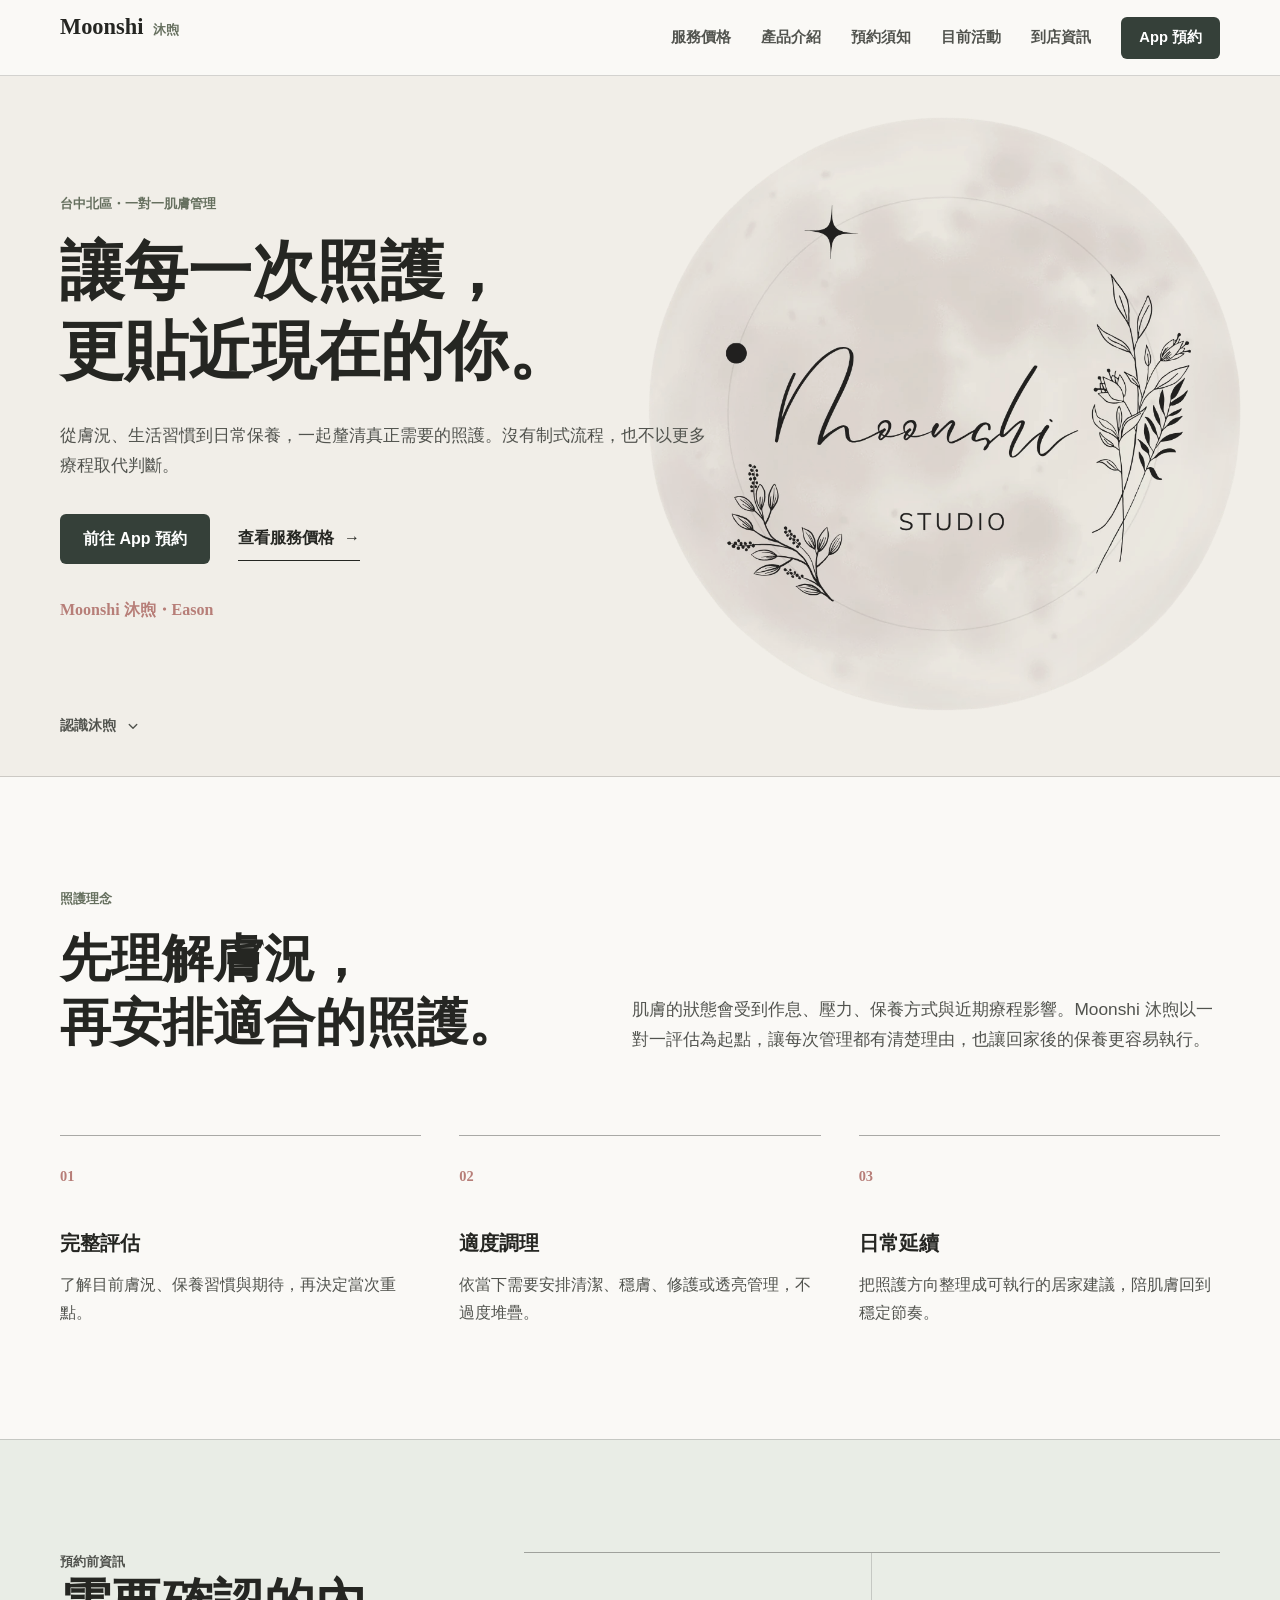
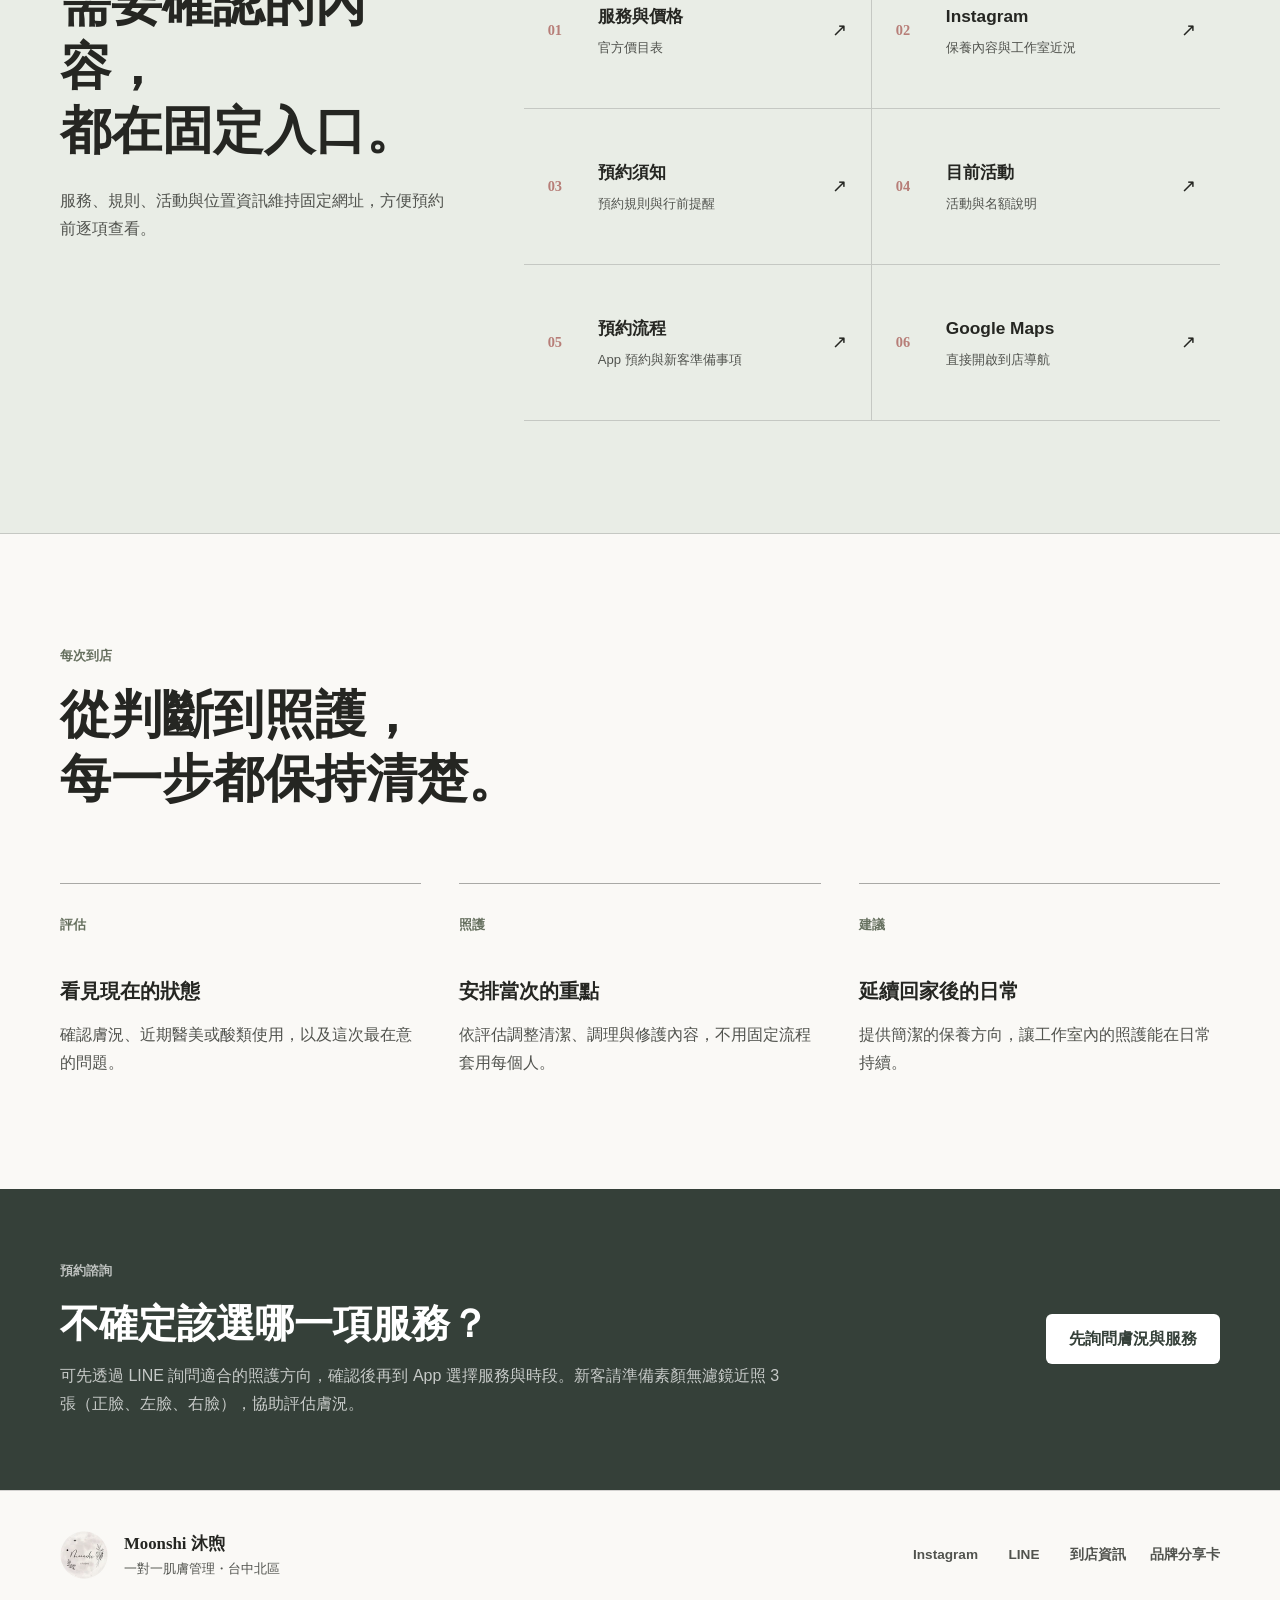
<file: index.html>
<!DOCTYPE html>
<html lang="zh-Hant">
  <head>
    <meta charset="UTF-8" />
    <meta name="viewport" content="width=device-width, initial-scale=1.0" />
    <title>Moonshi 沐煦 | 台中一對一肌膚管理</title>
    <meta
      name="description"
      content="Moonshi 沐煦位於台中北區，由 Eason 提供一對一膚況評估、清潔調理、穩膚修護與客製化保養建議。"
    />
    <link rel="canonical" href="https://jounjieli.github.io/moonshi-studio/" />
    <meta property="og:type" content="website" />
    <meta property="og:site_name" content="Moonshi 沐煦" />
    <meta property="og:locale" content="zh_TW" />
    <meta property="og:title" content="Moonshi 沐煦 | 台中一對一肌膚管理" />
    <meta property="og:description" content="Moonshi 沐煦位於台中北區，由 Eason 提供一對一膚況評估、清潔調理、穩膚修護與客製化保養建議。" />
    <meta property="og:url" content="https://jounjieli.github.io/moonshi-studio/" />
    <meta property="og:image" content="https://jounjieli.github.io/moonshi-studio/assets/images/logo-reference.png" />
    <meta property="og:image:type" content="image/png" />
    <meta property="og:image:width" content="1000" />
    <meta property="og:image:height" content="1000" />
    <meta property="og:image:alt" content="Moonshi 沐煦正式品牌 Logo" />
    <meta name="twitter:card" content="summary" />
    <meta name="twitter:title" content="Moonshi 沐煦 | 台中一對一肌膚管理" />
    <meta name="twitter:description" content="Moonshi 沐煦位於台中北區，由 Eason 提供一對一膚況評估、清潔調理、穩膚修護與客製化保養建議。" />
    <meta name="twitter:image" content="https://jounjieli.github.io/moonshi-studio/assets/images/logo-reference.png" />
    <meta name="twitter:image:alt" content="Moonshi 沐煦正式品牌 Logo" />
    <link rel="icon" href="./assets/images/favicon-64.png" type="image/png" sizes="64x64" />
    <link rel="stylesheet" href="./assets/css/styles.css?v=20261004-2" />
  </head>
  <body data-page="home">
    <a class="skip-link" href="#main-content">跳到主要內容</a>

    <header class="site-header">
      <div class="container site-nav">
        <a class="brand-wordmark" href="./index.html" aria-label="Moonshi 沐煦首頁">
          <span>Moonshi</span>
          <small>沐煦</small>
        </a>
        <button
          class="nav-toggle"
          type="button"
          aria-expanded="false"
          aria-controls="primary-navigation"
          aria-label="開啟導覽選單"
        >
          <svg viewBox="0 0 24 24" aria-hidden="true">
            <path d="M4 7h16M4 12h16M4 17h16" />
          </svg>
        </button>
        <nav class="nav-links" id="primary-navigation" aria-label="主要導覽">
          <a href="./price.html">服務價格</a>
          <a href="./products.html">產品介紹</a>
          <a href="./notice.html">預約須知</a>
          <a href="./offers.html">目前活動</a>
          <a href="./location.html">到店資訊</a>
          <a class="nav-action" data-booking-link href="https://liff.line.me/2011289376-CVO4Qkqq">App 預約</a>
        </nav>
      </div>
    </header>

    <main id="main-content">
      <section class="home-hero" aria-labelledby="hero-title">
        <div class="container hero-stage">
          <img
            class="hero-logo"
            src="./assets/images/logo-reference.webp?v=20261105-2"
            width="1000"
            height="1000"
            fetchpriority="high"
            alt="Moonshi Studio 品牌 Logo"
          />
          <div class="hero-content">
            <p class="kicker">台中北區・一對一肌膚管理</p>
            <h1 id="hero-title">讓每一次照護，<br />更貼近現在的你。</h1>
            <p class="hero-lead">
              從膚況、生活習慣到日常保養，一起釐清真正需要的照護。沒有制式流程，也不以更多療程取代判斷。
            </p>
            <div class="action-row">
              <a class="button button-primary" data-booking-link href="https://liff.line.me/2011289376-CVO4Qkqq">前往 App 預約</a>
              <a class="text-link" href="./price.html">
                查看服務價格
                <span aria-hidden="true">→</span>
              </a>
            </div>
            <p class="hero-signature">Moonshi 沐煦・Eason</p>
          </div>
          <a class="hero-next" href="#approach">
            認識沐煦
            <svg viewBox="0 0 24 24" aria-hidden="true">
              <path d="m7 10 5 5 5-5" />
            </svg>
          </a>
        </div>
      </section>

      <section class="section intro-section" id="approach" aria-labelledby="approach-title">
        <div class="container intro-layout">
          <div class="section-heading">
            <p class="section-label">照護理念</p>
            <h2 id="approach-title">先理解膚況，<br />再安排適合的照護。</h2>
          </div>
          <div class="intro-copy">
            <p>
              肌膚的狀態會受到作息、壓力、保養方式與近期療程影響。Moonshi 沐煦以一對一評估為起點，讓每次管理都有清楚理由，也讓回家後的保養更容易執行。
            </p>
          </div>
        </div>

        <div class="container principle-grid">
          <article class="principle-item">
            <span>01</span>
            <h3>完整評估</h3>
            <p>了解目前膚況、保養習慣與期待，再決定當次重點。</p>
          </article>
          <article class="principle-item">
            <span>02</span>
            <h3>適度調理</h3>
            <p>依當下需要安排清潔、穩膚、修護或透亮管理，不過度堆疊。</p>
          </article>
          <article class="principle-item">
            <span>03</span>
            <h3>日常延續</h3>
            <p>把照護方向整理成可執行的居家建議，陪肌膚回到穩定節奏。</p>
          </article>
        </div>
      </section>

      <section class="section directory-section" aria-labelledby="directory-title">
        <div class="container directory-layout">
          <div class="section-heading directory-heading">
            <p class="section-label">預約前資訊</p>
            <h2 id="directory-title">需要確認的內容，<br />都在固定入口。</h2>
            <p>服務、規則、活動與位置資訊維持固定網址，方便預約前逐項查看。</p>
          </div>

          <div class="directory-list">
            <a class="directory-link" href="./price.html">
              <span class="directory-number">01</span>
              <span><strong>服務與價格</strong><small>官方價目表</small></span>
              <span class="directory-arrow" aria-hidden="true">↗</span>
            </a>
            <a class="directory-link" data-instagram-link href="#">
              <span class="directory-number">02</span>
              <span><strong>Instagram</strong><small>保養內容與工作室近況</small></span>
              <span class="directory-arrow" aria-hidden="true">↗</span>
            </a>
            <a class="directory-link" href="./notice.html">
              <span class="directory-number">03</span>
              <span><strong>預約須知</strong><small>預約規則與行前提醒</small></span>
              <span class="directory-arrow" aria-hidden="true">↗</span>
            </a>
            <a class="directory-link" href="./offers.html">
              <span class="directory-number">04</span>
              <span><strong>目前活動</strong><small>活動與名額說明</small></span>
              <span class="directory-arrow" aria-hidden="true">↗</span>
            </a>
            <a class="directory-link" href="./notice.html#booking-form">
              <span class="directory-number">05</span>
              <span><strong>預約流程</strong><small>App 預約與新客準備事項</small></span>
              <span class="directory-arrow" aria-hidden="true">↗</span>
            </a>
            <a class="directory-link" data-map-link href="#">
              <span class="directory-number">06</span>
              <span><strong>Google Maps</strong><small>直接開啟到店導航</small></span>
              <span class="directory-arrow" aria-hidden="true">↗</span>
            </a>
          </div>
        </div>
      </section>

      <section class="section process-section" aria-labelledby="process-title">
        <div class="container">
          <div class="section-heading process-heading">
            <p class="section-label">每次到店</p>
            <h2 id="process-title">從判斷到照護，<br />每一步都保持清楚。</h2>
          </div>
          <ol class="process-list">
            <li>
              <span>評估</span>
              <strong>看見現在的狀態</strong>
              <p>確認膚況、近期醫美或酸類使用，以及這次最在意的問題。</p>
            </li>
            <li>
              <span>照護</span>
              <strong>安排當次的重點</strong>
              <p>依評估調整清潔、調理與修護內容，不用固定流程套用每個人。</p>
            </li>
            <li>
              <span>建議</span>
              <strong>延續回家後的日常</strong>
              <p>提供簡潔的保養方向，讓工作室內的照護能在日常持續。</p>
            </li>
          </ol>
        </div>
      </section>

      <section class="booking-callout" aria-labelledby="booking-callout-title">
        <div class="container booking-callout-inner">
          <div>
            <p class="section-label section-label-light">預約諮詢</p>
            <h2 id="booking-callout-title">不確定該選哪一項服務？</h2>
            <p>可先透過 LINE 詢問適合的照護方向，確認後再到 App 選擇服務與時段。新客請準備素顏無濾鏡近照 3 張（正臉、左臉、右臉），協助評估膚況。</p>
          </div>
          <a class="button button-light" data-line-link href="https://lin.ee/Y8PtVTg">先詢問膚況與服務</a>
        </div>
      </section>
    </main>

    <footer class="site-footer">
      <div class="container footer-layout">
        <div class="footer-brand-block">
          <img src="./assets/images/logo-96.webp?v=20261105-2" width="96" height="96" loading="lazy" decoding="async" alt="" />
          <div>
            <p class="footer-brand">Moonshi 沐煦</p>
            <p>一對一肌膚管理・台中北區</p>
          </div>
        </div>
        <div class="footer-links">
          <a data-instagram-link href="#">Instagram</a>
          <a data-line-link href="https://lin.ee/Y8PtVTg">LINE</a>
          <a href="./location.html">到店資訊</a>
          <a href="./share.html">品牌分享卡</a>
        </div>
      </div>
    </footer>

    <script src="./assets/js/site-config.js?v=20261004-3"></script>
    <script src="./assets/js/site.js?v=20261004-2"></script>
  </body>
</html>
</file>
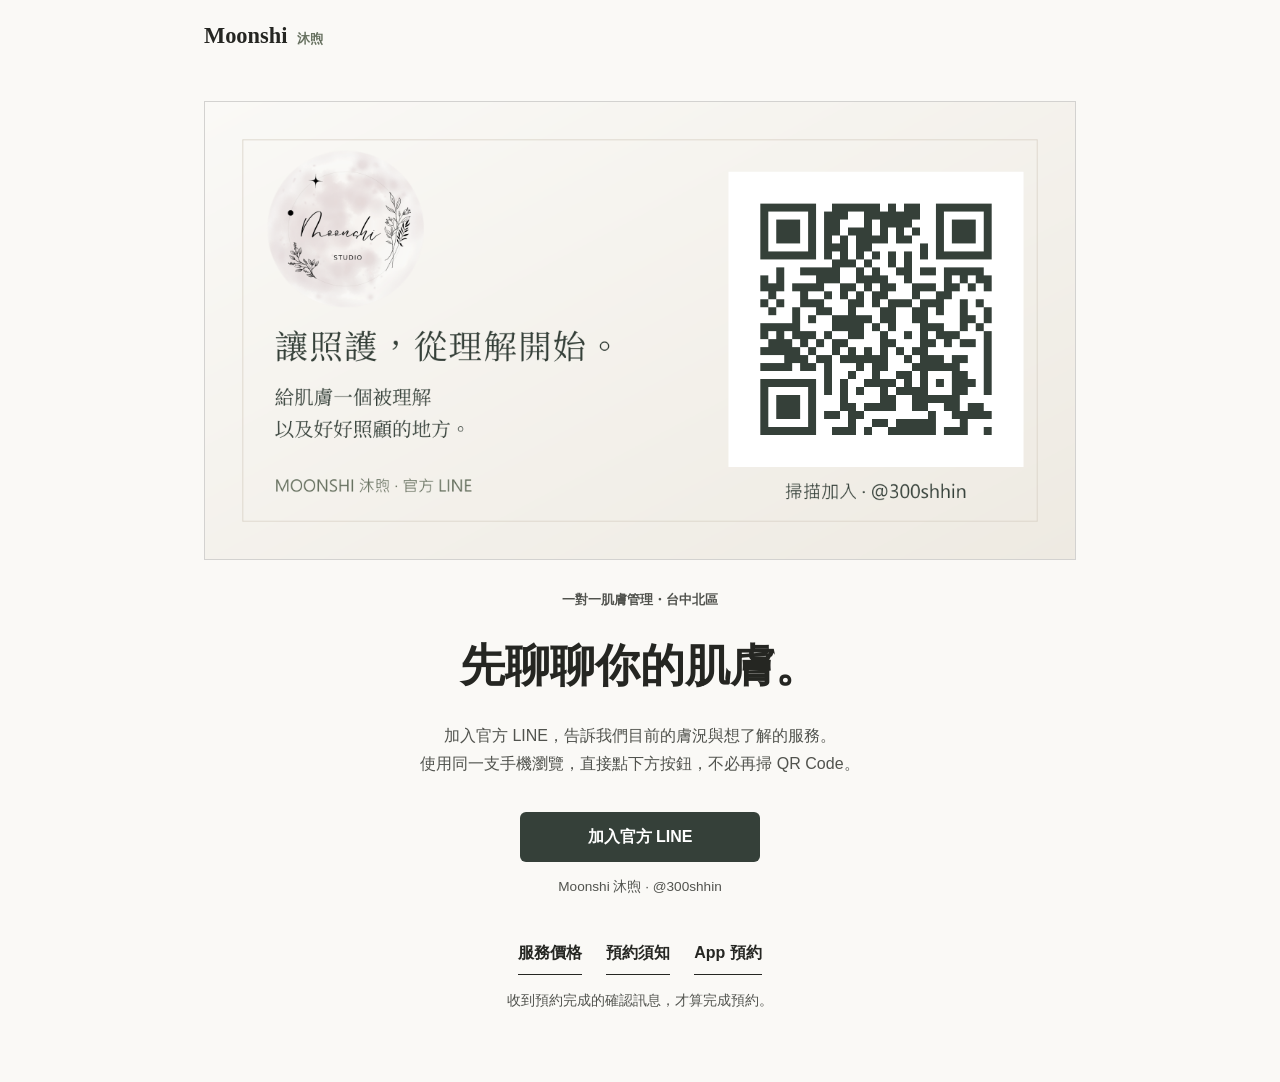
<file: line-ig.html>
<!DOCTYPE html>
<html lang="zh-Hant">
<head>
  <meta charset="UTF-8" />
  <meta name="viewport" content="width=device-width, initial-scale=1" />
  <title>加入官方 LINE | Moonshi 沐煦</title>
  <meta name="description" content="給肌膚一個被理解以及好好照顧的地方。加入 Moonshi 沐煦官方 LINE，聊聊膚況、了解服務與預約須知。" />
  <link rel="canonical" href="https://jounjieli.github.io/moonshi-studio/line-ig.html" />
  <meta property="og:type" content="website" />
  <meta property="og:locale" content="zh_TW" />
  <meta property="og:site_name" content="Moonshi 沐煦" />
  <meta property="og:title" content="加入官方 LINE | Moonshi 沐煦" />
  <meta property="og:description" content="給肌膚一個被理解以及好好照顧的地方。加入 Moonshi 沐煦官方 LINE，聊聊膚況、了解服務與預約須知。" />
  <meta property="og:url" content="https://jounjieli.github.io/moonshi-studio/line-ig.html" />
  <meta property="og:image" content="https://jounjieli.github.io/moonshi-studio/assets/share/moonshi-line-ig-preview.png" />
  <meta property="og:image:type" content="image/png" />
  <meta property="og:image:width" content="1200" />
  <meta property="og:image:height" content="630" />
  <meta property="og:image:alt" content="Moonshi 沐煦正式 Logo 與官方 LINE 品牌 QR Code" />
  <meta name="twitter:card" content="summary_large_image" />
  <meta name="twitter:title" content="加入官方 LINE | Moonshi 沐煦" />
  <meta name="twitter:description" content="給肌膚一個被理解以及好好照顧的地方。加入 Moonshi 沐煦官方 LINE，聊聊膚況、了解服務與預約須知。" />
  <meta name="twitter:image" content="https://jounjieli.github.io/moonshi-studio/assets/share/moonshi-line-ig-preview.png" />
  <meta name="twitter:image:alt" content="Moonshi 沐煦正式 Logo 與官方 LINE 品牌 QR Code" />
  <link rel="icon" href="./assets/images/favicon-64.png" type="image/png" sizes="64x64" />
  <link rel="stylesheet" href="./assets/css/styles.css?v=20261004-2" />
  <link rel="stylesheet" href="./assets/css/share.css?v=20261004-2" />
</head>
<body class="line-landing">
  <a class="skip-link" href="#main-content">跳到主要內容</a>
  <header class="line-landing-header"><a class="brand-wordmark" href="./index.html" aria-label="Moonshi 沐煦首頁"><span>Moonshi</span><small>沐煦</small></a></header>
  <main id="main-content" class="line-landing-main">
    <img class="line-cover" src="./assets/share/moonshi-line-ig-preview.png" width="1200" height="630" alt="Moonshi 沐煦正式 Logo 與官方 LINE 品牌 QR Code" />
    <p class="section-label">一對一肌膚管理・台中北區</p>
    <h1>先聊聊你的肌膚。</h1>
    <p>加入官方 LINE，告訴我們目前的膚況與想了解的服務。<br />使用同一支手機瀏覽，直接點下方按鈕，不必再掃 QR Code。</p>
    <a class="button button-primary line-join" href="https://lin.ee/xkDOV4J" rel="noreferrer">加入官方 LINE</a>
    <p class="line-account">Moonshi 沐煦 · @300shhin</p>
    <div class="line-landing-links"><a class="text-link" href="./price.html">服務價格</a><a class="text-link" href="./notice.html">預約須知</a><a class="text-link" href="https://liff.line.me/2011289376-CVO4Qkqq" rel="noreferrer">App 預約</a></div>
    <p class="line-confirmation">收到預約完成的確認訊息，才算完成預約。</p>
  </main>
</body>
</html>
</file>
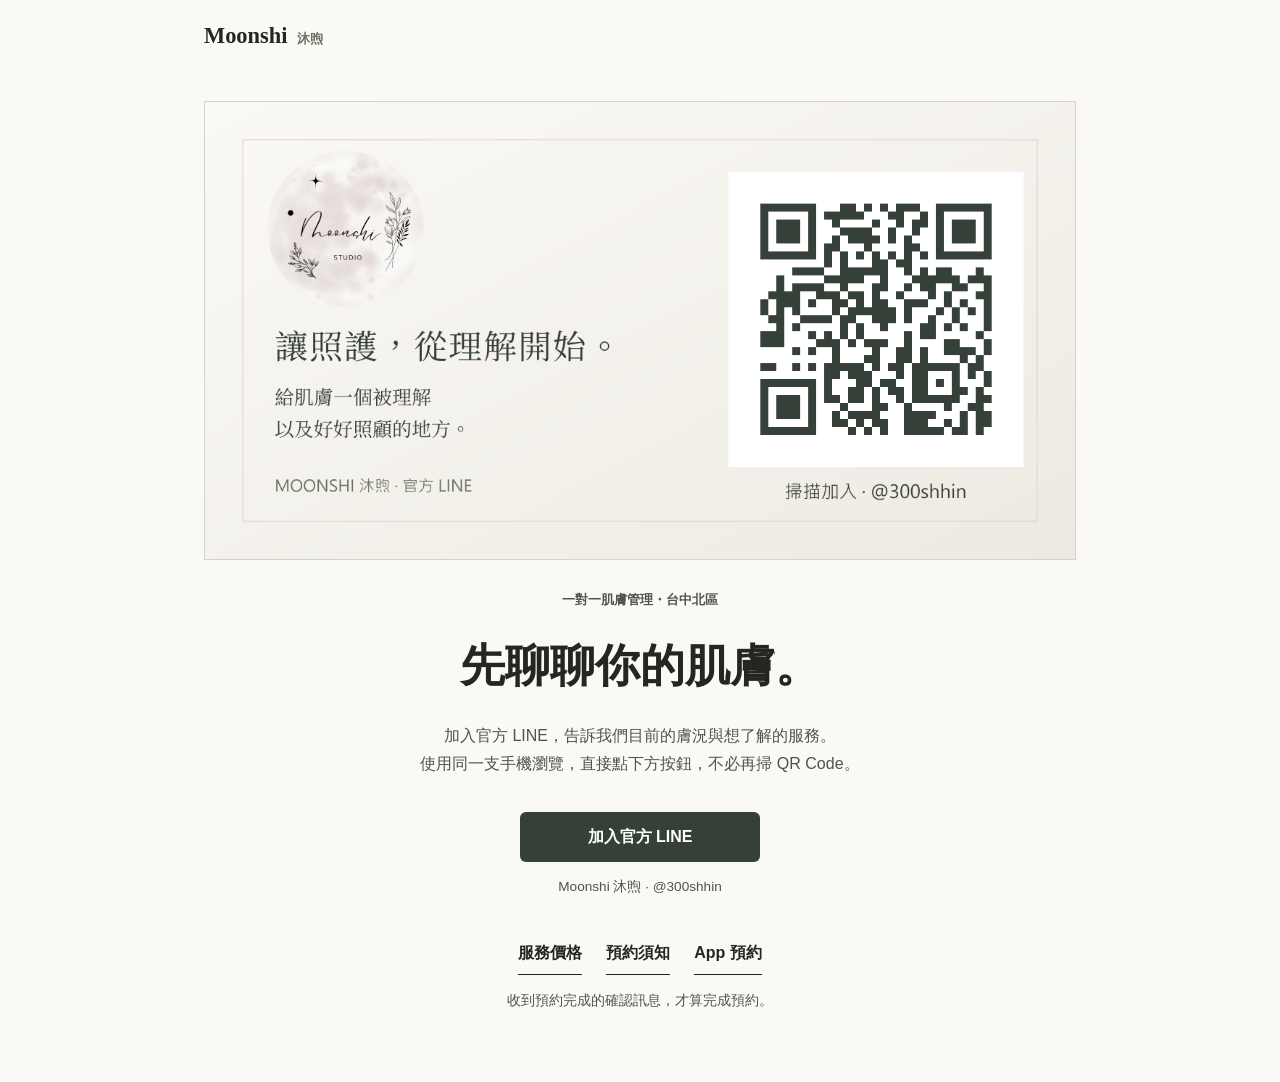
<file: line-print.html>
<!DOCTYPE html>
<html lang="zh-Hant">
<head>
  <meta charset="UTF-8" />
  <meta name="viewport" content="width=device-width, initial-scale=1" />
  <title>加入官方 LINE | Moonshi 沐煦</title>
  <meta name="description" content="給肌膚一個被理解以及好好照顧的地方。加入 Moonshi 沐煦官方 LINE，聊聊膚況、了解服務與預約須知。" />
  <link rel="canonical" href="https://jounjieli.github.io/moonshi-studio/line-print.html" />
  <meta property="og:type" content="website" />
  <meta property="og:locale" content="zh_TW" />
  <meta property="og:site_name" content="Moonshi 沐煦" />
  <meta property="og:title" content="加入官方 LINE | Moonshi 沐煦" />
  <meta property="og:description" content="給肌膚一個被理解以及好好照顧的地方。加入 Moonshi 沐煦官方 LINE，聊聊膚況、了解服務與預約須知。" />
  <meta property="og:url" content="https://jounjieli.github.io/moonshi-studio/line-print.html" />
  <meta property="og:image" content="https://jounjieli.github.io/moonshi-studio/assets/share/moonshi-line-print-preview.png" />
  <meta property="og:image:type" content="image/png" />
  <meta property="og:image:width" content="1200" />
  <meta property="og:image:height" content="630" />
  <meta property="og:image:alt" content="Moonshi 沐煦正式 Logo 與官方 LINE 品牌 QR Code" />
  <meta name="twitter:card" content="summary_large_image" />
  <meta name="twitter:title" content="加入官方 LINE | Moonshi 沐煦" />
  <meta name="twitter:description" content="給肌膚一個被理解以及好好照顧的地方。加入 Moonshi 沐煦官方 LINE，聊聊膚況、了解服務與預約須知。" />
  <meta name="twitter:image" content="https://jounjieli.github.io/moonshi-studio/assets/share/moonshi-line-print-preview.png" />
  <meta name="twitter:image:alt" content="Moonshi 沐煦正式 Logo 與官方 LINE 品牌 QR Code" />
  <link rel="icon" href="./assets/images/favicon-64.png" type="image/png" sizes="64x64" />
  <link rel="stylesheet" href="./assets/css/styles.css?v=20261004-2" />
  <link rel="stylesheet" href="./assets/css/share.css?v=20261004-2" />
</head>
<body class="line-landing">
  <a class="skip-link" href="#main-content">跳到主要內容</a>
  <header class="line-landing-header"><a class="brand-wordmark" href="./index.html" aria-label="Moonshi 沐煦首頁"><span>Moonshi</span><small>沐煦</small></a></header>
  <main id="main-content" class="line-landing-main">
    <img class="line-cover" src="./assets/share/moonshi-line-print-preview.png" width="1200" height="630" alt="Moonshi 沐煦正式 Logo 與官方 LINE 品牌 QR Code" />
    <p class="section-label">一對一肌膚管理・台中北區</p>
    <h1>先聊聊你的肌膚。</h1>
    <p>加入官方 LINE，告訴我們目前的膚況與想了解的服務。<br />使用同一支手機瀏覽，直接點下方按鈕，不必再掃 QR Code。</p>
    <a class="button button-primary line-join" href="https://lin.ee/UfczO5a" rel="noreferrer">加入官方 LINE</a>
    <p class="line-account">Moonshi 沐煦 · @300shhin</p>
    <div class="line-landing-links"><a class="text-link" href="./price.html">服務價格</a><a class="text-link" href="./notice.html">預約須知</a><a class="text-link" href="https://liff.line.me/2011289376-CVO4Qkqq" rel="noreferrer">App 預約</a></div>
    <p class="line-confirmation">收到預約完成的確認訊息，才算完成預約。</p>
  </main>
</body>
</html>
</file>
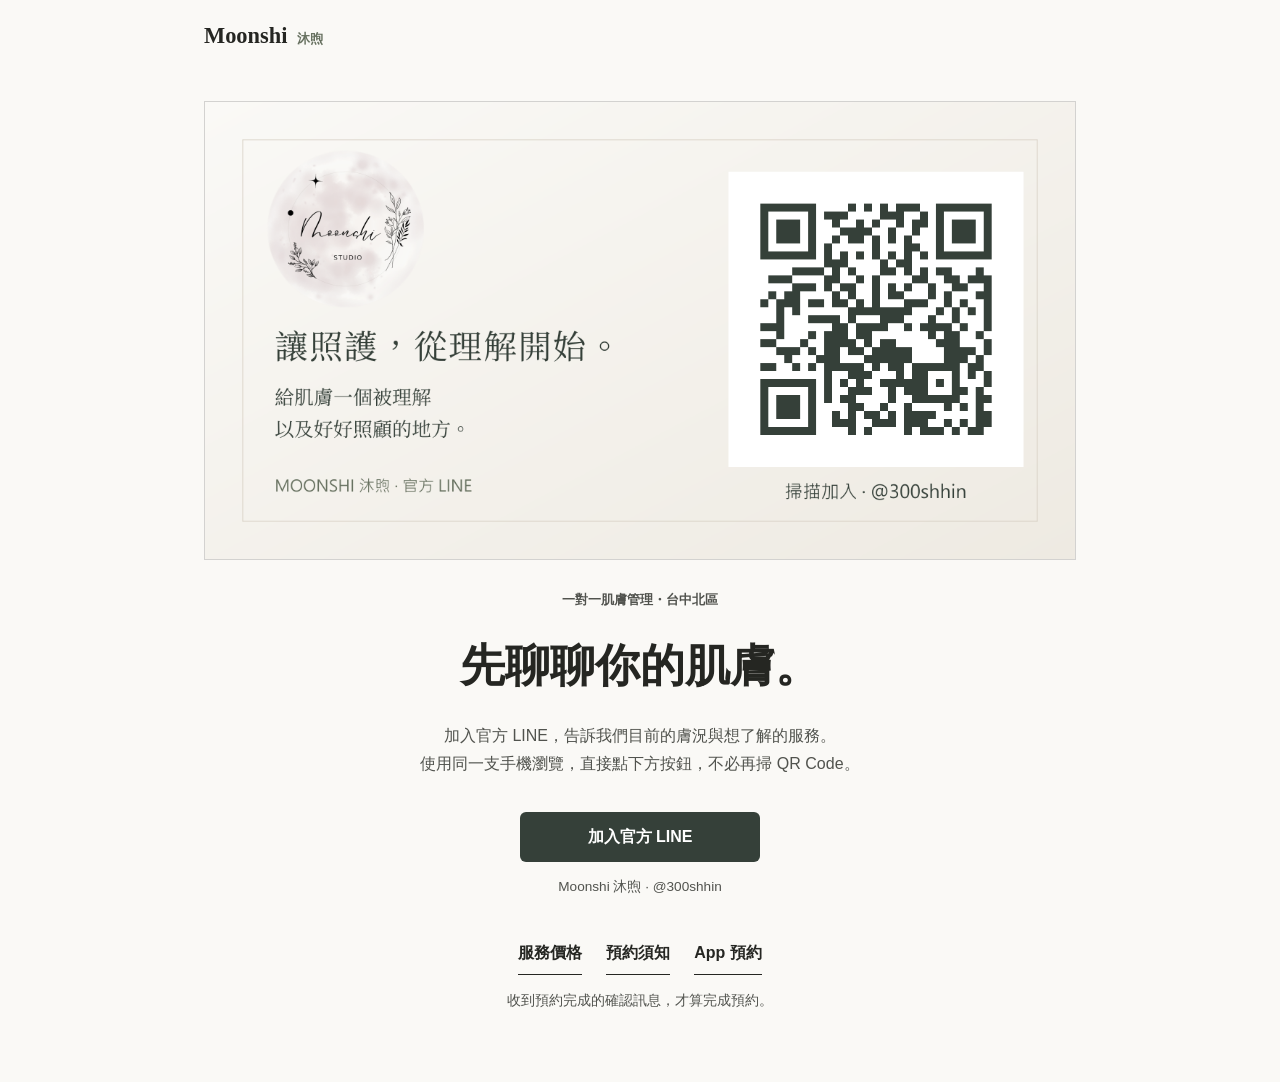
<file: line-threads.html>
<!DOCTYPE html>
<html lang="zh-Hant">
<head>
  <meta charset="UTF-8" />
  <meta name="viewport" content="width=device-width, initial-scale=1" />
  <title>加入官方 LINE | Moonshi 沐煦</title>
  <meta name="description" content="給肌膚一個被理解以及好好照顧的地方。加入 Moonshi 沐煦官方 LINE，聊聊膚況、了解服務與預約須知。" />
  <link rel="canonical" href="https://jounjieli.github.io/moonshi-studio/line-threads.html" />
  <meta property="og:type" content="website" />
  <meta property="og:locale" content="zh_TW" />
  <meta property="og:site_name" content="Moonshi 沐煦" />
  <meta property="og:title" content="加入官方 LINE | Moonshi 沐煦" />
  <meta property="og:description" content="給肌膚一個被理解以及好好照顧的地方。加入 Moonshi 沐煦官方 LINE，聊聊膚況、了解服務與預約須知。" />
  <meta property="og:url" content="https://jounjieli.github.io/moonshi-studio/line-threads.html" />
  <meta property="og:image" content="https://jounjieli.github.io/moonshi-studio/assets/share/moonshi-line-threads-preview.png" />
  <meta property="og:image:type" content="image/png" />
  <meta property="og:image:width" content="1200" />
  <meta property="og:image:height" content="630" />
  <meta property="og:image:alt" content="Moonshi 沐煦正式 Logo 與官方 LINE 品牌 QR Code" />
  <meta name="twitter:card" content="summary_large_image" />
  <meta name="twitter:title" content="加入官方 LINE | Moonshi 沐煦" />
  <meta name="twitter:description" content="給肌膚一個被理解以及好好照顧的地方。加入 Moonshi 沐煦官方 LINE，聊聊膚況、了解服務與預約須知。" />
  <meta name="twitter:image" content="https://jounjieli.github.io/moonshi-studio/assets/share/moonshi-line-threads-preview.png" />
  <meta name="twitter:image:alt" content="Moonshi 沐煦正式 Logo 與官方 LINE 品牌 QR Code" />
  <link rel="icon" href="./assets/images/favicon-64.png" type="image/png" sizes="64x64" />
  <link rel="stylesheet" href="./assets/css/styles.css?v=20261004-2" />
  <link rel="stylesheet" href="./assets/css/share.css?v=20261004-2" />
</head>
<body class="line-landing">
  <a class="skip-link" href="#main-content">跳到主要內容</a>
  <header class="line-landing-header"><a class="brand-wordmark" href="./index.html" aria-label="Moonshi 沐煦首頁"><span>Moonshi</span><small>沐煦</small></a></header>
  <main id="main-content" class="line-landing-main">
    <img class="line-cover" src="./assets/share/moonshi-line-threads-preview.png" width="1200" height="630" alt="Moonshi 沐煦正式 Logo 與官方 LINE 品牌 QR Code" />
    <p class="section-label">一對一肌膚管理・台中北區</p>
    <h1>先聊聊你的肌膚。</h1>
    <p>加入官方 LINE，告訴我們目前的膚況與想了解的服務。<br />使用同一支手機瀏覽，直接點下方按鈕，不必再掃 QR Code。</p>
    <a class="button button-primary line-join" href="https://lin.ee/XZSHopp" rel="noreferrer">加入官方 LINE</a>
    <p class="line-account">Moonshi 沐煦 · @300shhin</p>
    <div class="line-landing-links"><a class="text-link" href="./price.html">服務價格</a><a class="text-link" href="./notice.html">預約須知</a><a class="text-link" href="https://liff.line.me/2011289376-CVO4Qkqq" rel="noreferrer">App 預約</a></div>
    <p class="line-confirmation">收到預約完成的確認訊息，才算完成預約。</p>
  </main>
</body>
</html>
</file>
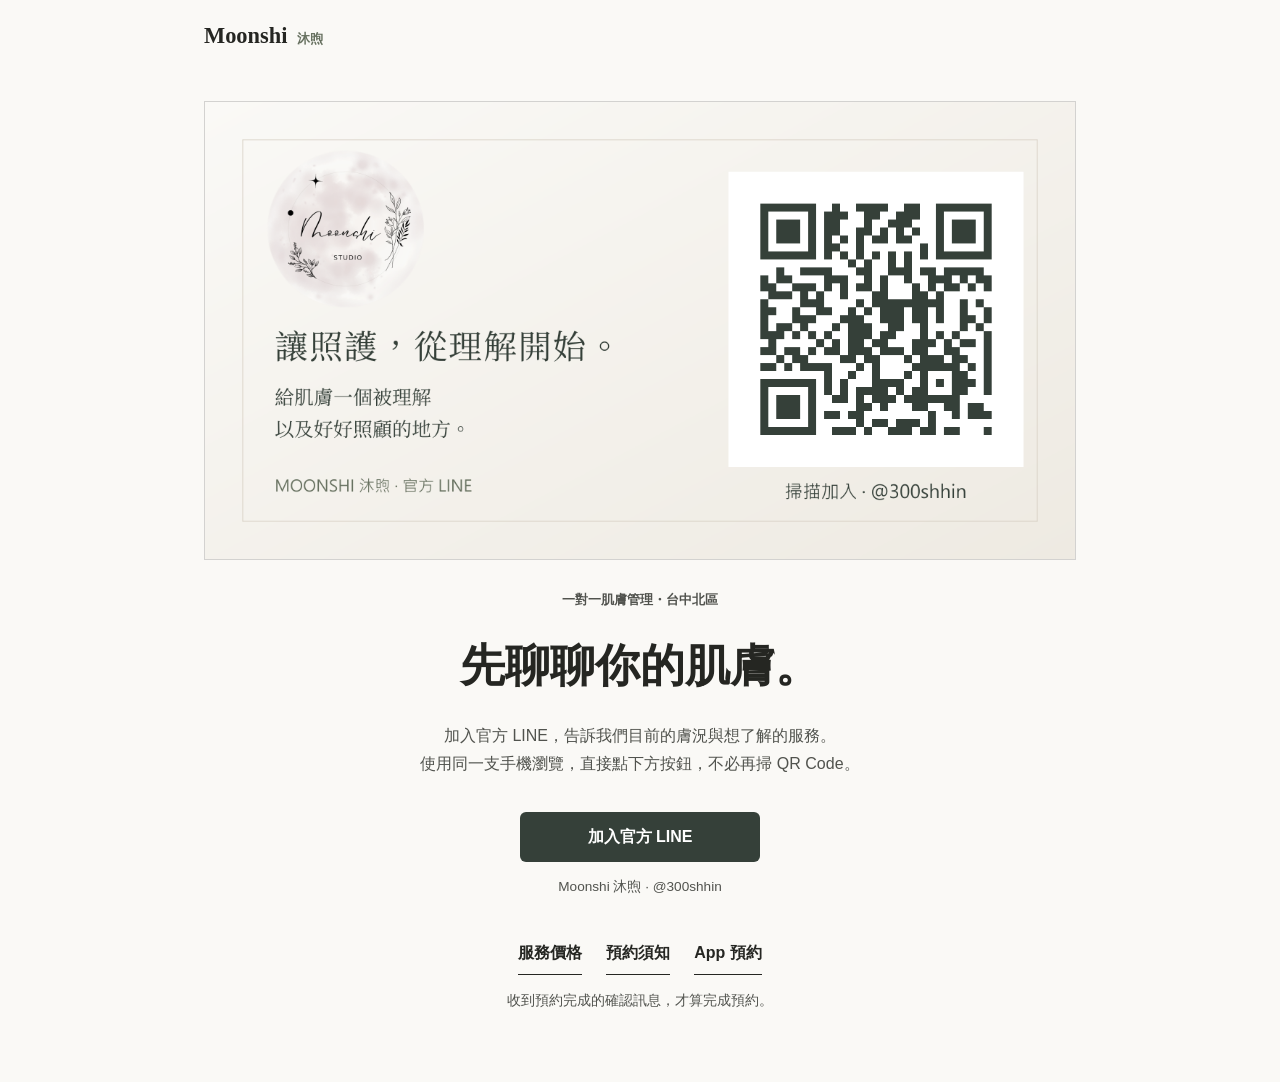
<file: line-website.html>
<!DOCTYPE html>
<html lang="zh-Hant">
<head>
  <meta charset="UTF-8" />
  <meta name="viewport" content="width=device-width, initial-scale=1" />
  <title>加入官方 LINE | Moonshi 沐煦</title>
  <meta name="description" content="給肌膚一個被理解以及好好照顧的地方。加入 Moonshi 沐煦官方 LINE，聊聊膚況、了解服務與預約須知。" />
  <link rel="canonical" href="https://jounjieli.github.io/moonshi-studio/line-website.html" />
  <meta property="og:type" content="website" />
  <meta property="og:locale" content="zh_TW" />
  <meta property="og:site_name" content="Moonshi 沐煦" />
  <meta property="og:title" content="加入官方 LINE | Moonshi 沐煦" />
  <meta property="og:description" content="給肌膚一個被理解以及好好照顧的地方。加入 Moonshi 沐煦官方 LINE，聊聊膚況、了解服務與預約須知。" />
  <meta property="og:url" content="https://jounjieli.github.io/moonshi-studio/line-website.html" />
  <meta property="og:image" content="https://jounjieli.github.io/moonshi-studio/assets/share/moonshi-line-website-preview.png" />
  <meta property="og:image:type" content="image/png" />
  <meta property="og:image:width" content="1200" />
  <meta property="og:image:height" content="630" />
  <meta property="og:image:alt" content="Moonshi 沐煦正式 Logo 與官方 LINE 品牌 QR Code" />
  <meta name="twitter:card" content="summary_large_image" />
  <meta name="twitter:title" content="加入官方 LINE | Moonshi 沐煦" />
  <meta name="twitter:description" content="給肌膚一個被理解以及好好照顧的地方。加入 Moonshi 沐煦官方 LINE，聊聊膚況、了解服務與預約須知。" />
  <meta name="twitter:image" content="https://jounjieli.github.io/moonshi-studio/assets/share/moonshi-line-website-preview.png" />
  <meta name="twitter:image:alt" content="Moonshi 沐煦正式 Logo 與官方 LINE 品牌 QR Code" />
  <link rel="icon" href="./assets/images/favicon-64.png" type="image/png" sizes="64x64" />
  <link rel="stylesheet" href="./assets/css/styles.css?v=20261004-2" />
  <link rel="stylesheet" href="./assets/css/share.css?v=20261004-2" />
</head>
<body class="line-landing">
  <a class="skip-link" href="#main-content">跳到主要內容</a>
  <header class="line-landing-header"><a class="brand-wordmark" href="./index.html" aria-label="Moonshi 沐煦首頁"><span>Moonshi</span><small>沐煦</small></a></header>
  <main id="main-content" class="line-landing-main">
    <img class="line-cover" src="./assets/share/moonshi-line-website-preview.png" width="1200" height="630" alt="Moonshi 沐煦正式 Logo 與官方 LINE 品牌 QR Code" />
    <p class="section-label">一對一肌膚管理・台中北區</p>
    <h1>先聊聊你的肌膚。</h1>
    <p>加入官方 LINE，告訴我們目前的膚況與想了解的服務。<br />使用同一支手機瀏覽，直接點下方按鈕，不必再掃 QR Code。</p>
    <a class="button button-primary line-join" href="https://lin.ee/Y8PtVTg" rel="noreferrer">加入官方 LINE</a>
    <p class="line-account">Moonshi 沐煦 · @300shhin</p>
    <div class="line-landing-links"><a class="text-link" href="./price.html">服務價格</a><a class="text-link" href="./notice.html">預約須知</a><a class="text-link" href="https://liff.line.me/2011289376-CVO4Qkqq" rel="noreferrer">App 預約</a></div>
    <p class="line-confirmation">收到預約完成的確認訊息，才算完成預約。</p>
  </main>
</body>
</html>
</file>
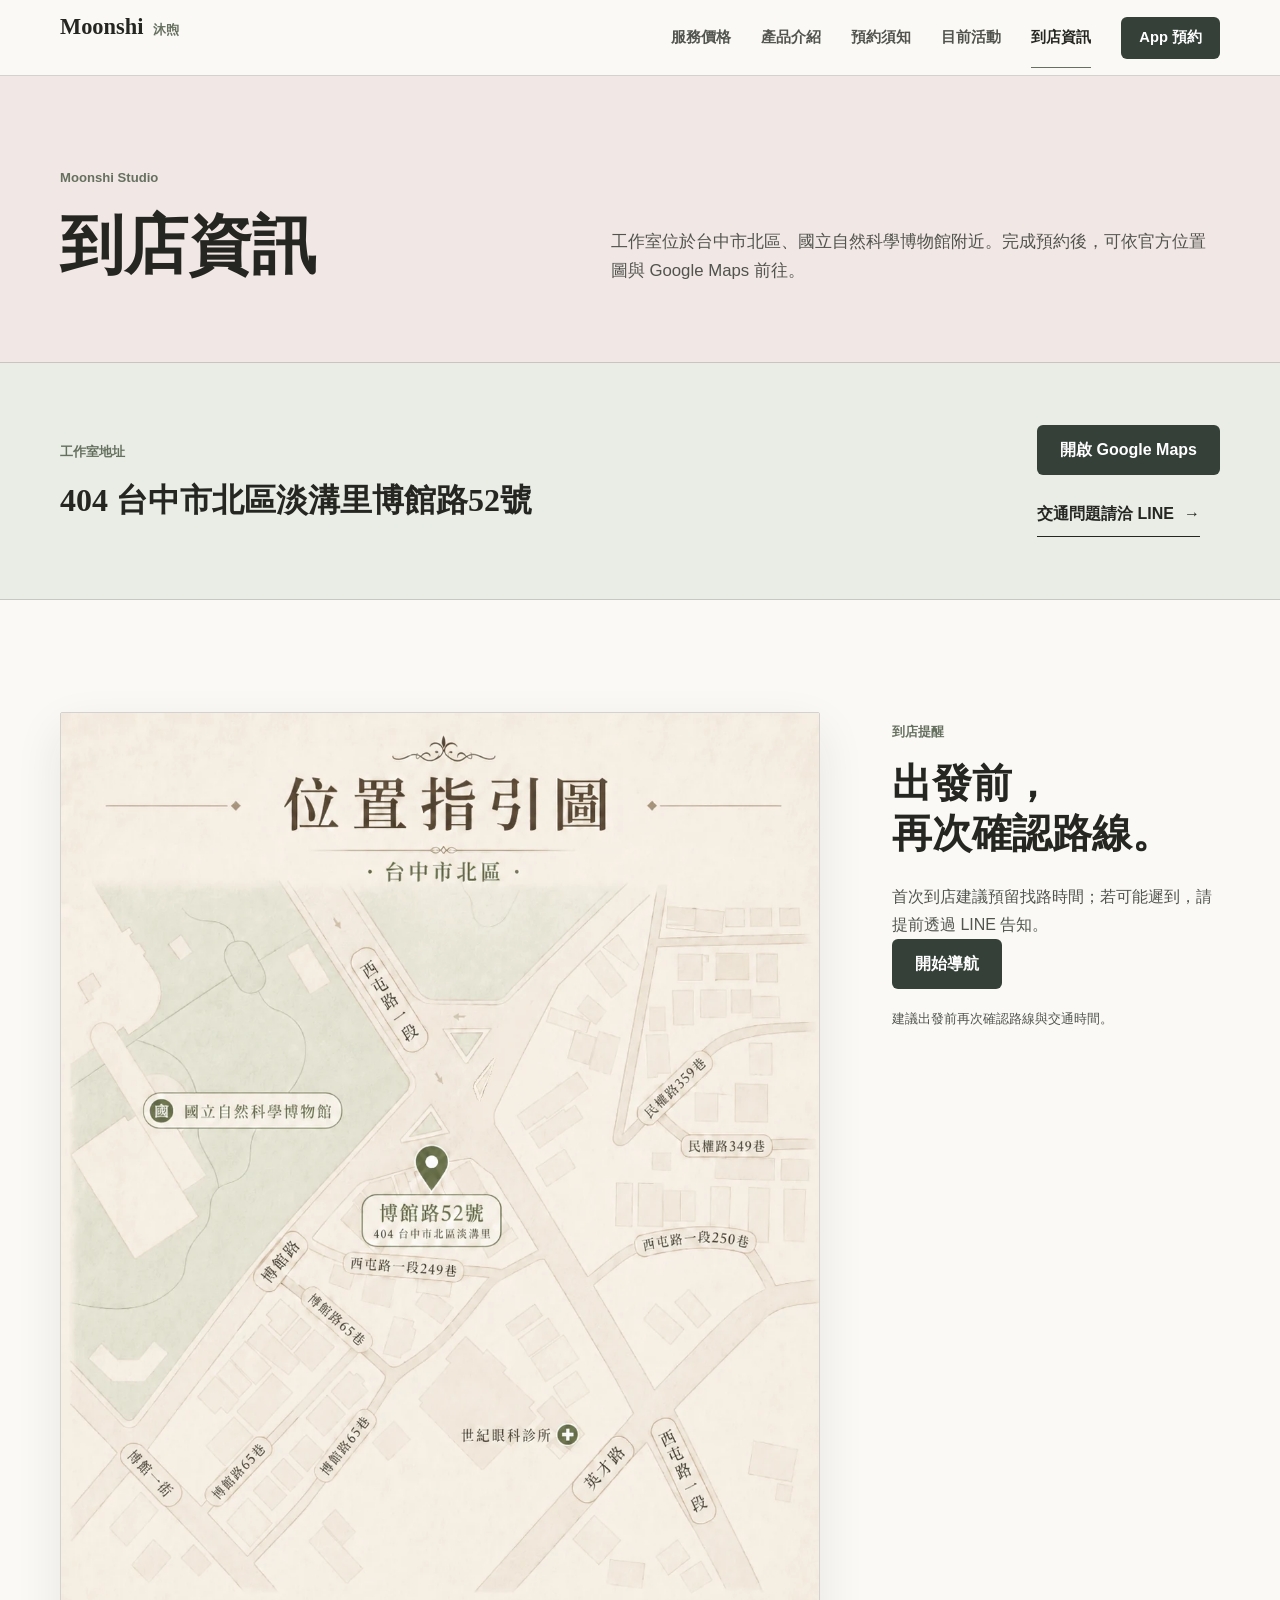
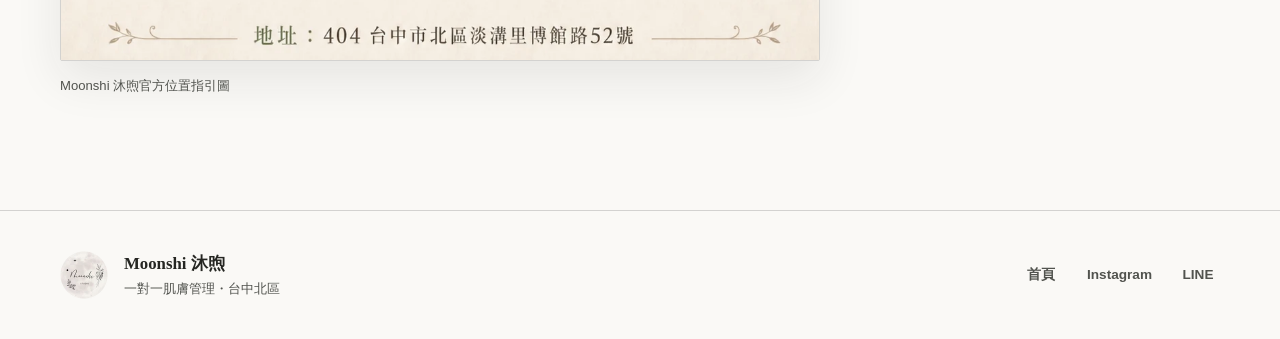
<file: location.html>
<!DOCTYPE html>
<html lang="zh-Hant">
  <head>
    <meta charset="UTF-8" />
    <meta name="viewport" content="width=device-width, initial-scale=1.0" />
    <title>到店資訊 | Moonshi 沐煦</title>
    <meta name="description" content="Moonshi 沐煦台中北區工作室地址、位置指引與 Google Maps 導航。" />
    <link rel="canonical" href="https://jounjieli.github.io/moonshi-studio/location.html" />
    <meta property="og:type" content="website" />
    <meta property="og:site_name" content="Moonshi 沐煦" />
    <meta property="og:locale" content="zh_TW" />
    <meta property="og:title" content="到店資訊 | Moonshi 沐煦" />
    <meta property="og:description" content="Moonshi 沐煦台中北區工作室地址、位置指引與 Google Maps 導航。" />
    <meta property="og:url" content="https://jounjieli.github.io/moonshi-studio/location.html" />
    <meta property="og:image" content="https://jounjieli.github.io/moonshi-studio/assets/images/logo-reference.png" />
    <meta property="og:image:type" content="image/png" />
    <meta property="og:image:width" content="1000" />
    <meta property="og:image:height" content="1000" />
    <meta property="og:image:alt" content="Moonshi 沐煦正式品牌 Logo" />
    <meta name="twitter:card" content="summary" />
    <meta name="twitter:title" content="到店資訊 | Moonshi 沐煦" />
    <meta name="twitter:description" content="Moonshi 沐煦台中北區工作室地址、位置指引與 Google Maps 導航。" />
    <meta name="twitter:image" content="https://jounjieli.github.io/moonshi-studio/assets/images/logo-reference.png" />
    <meta name="twitter:image:alt" content="Moonshi 沐煦正式品牌 Logo" />
    <link rel="icon" href="./assets/images/favicon-64.png" type="image/png" sizes="64x64" />
    <link rel="stylesheet" href="./assets/css/styles.css?v=20261004-2" />
  </head>
  <body data-page="location">
    <a class="skip-link" href="#main-content">跳到主要內容</a>

    <header class="site-header">
      <div class="container site-nav">
        <a class="brand-wordmark" href="./index.html" aria-label="Moonshi 沐煦首頁">
          <span>Moonshi</span>
          <small>沐煦</small>
        </a>
        <button class="nav-toggle" type="button" aria-expanded="false" aria-controls="primary-navigation" aria-label="開啟導覽選單">
          <svg viewBox="0 0 24 24" aria-hidden="true"><path d="M4 7h16M4 12h16M4 17h16" /></svg>
        </button>
        <nav class="nav-links" id="primary-navigation" aria-label="主要導覽">
          <a href="./price.html">服務價格</a>
          <a href="./products.html">產品介紹</a>
          <a href="./notice.html">預約須知</a>
          <a href="./offers.html">目前活動</a>
          <a aria-current="page" href="./location.html">到店資訊</a>
          <a class="nav-action" data-booking-link href="https://liff.line.me/2011289376-CVO4Qkqq">App 預約</a>
        </nav>
      </div>
    </header>

    <main id="main-content">
      <header class="page-hero">
        <div class="container page-hero-layout">
          <div>
            <p class="section-label">Moonshi Studio</p>
            <h1>到店資訊</h1>
          </div>
          <p>工作室位於台中市北區、國立自然科學博物館附近。完成預約後，可依官方位置圖與 Google Maps 前往。</p>
        </div>
      </header>

      <section class="location-summary" aria-labelledby="address-title">
        <div class="container location-summary-inner">
          <div>
            <p class="section-label">工作室地址</p>
            <h2 id="address-title" data-address-area>404 台中市北區淡溝里博館路52號</h2>
          </div>
          <div class="location-actions">
            <a class="button button-primary" data-map-link href="#">開啟 Google Maps</a>
            <a class="text-link" data-line-link href="https://lin.ee/Y8PtVTg">交通問題請洽 LINE <span aria-hidden="true">→</span></a>
          </div>
        </div>
      </section>

      <section class="section asset-section" aria-labelledby="location-map-title">
        <div class="container official-asset-layout location-asset-layout">
          <figure class="official-figure">
            <img
              class="official-image location-image"
              src="./assets/images/location-map.webp"
              width="1122"
              height="1402"
              decoding="async"
              alt="Moonshi 沐煦工作室官方位置指引圖"
            />
            <figcaption id="location-map-title">Moonshi 沐煦官方位置指引圖</figcaption>
          </figure>
          <aside class="asset-aside">
            <p class="section-label">到店提醒</p>
            <h2>出發前，<br />再次確認路線。</h2>
            <p>首次到店建議預留找路時間；若可能遲到，請提前透過 LINE 告知。</p>
            <a class="button button-primary" data-map-link href="#">開始導航</a>
            <p class="helper-text" data-map-helper>建議出發前再次確認路線與交通時間。</p>
          </aside>
        </div>
      </section>
    </main>

    <footer class="site-footer">
      <div class="container footer-layout">
        <div class="footer-brand-block">
          <img src="./assets/images/logo-96.webp?v=20261105-2" width="96" height="96" loading="lazy" decoding="async" alt="" />
          <div><p class="footer-brand">Moonshi 沐煦</p><p>一對一肌膚管理・台中北區</p></div>
        </div>
        <div class="footer-links">
          <a href="./index.html">首頁</a>
          <a data-instagram-link href="#">Instagram</a>
          <a data-line-link href="https://lin.ee/Y8PtVTg">LINE</a>
        </div>
      </div>
    </footer>

    <script src="./assets/js/site-config.js?v=20261004-3"></script>
    <script src="./assets/js/site.js?v=20261004-2"></script>
  </body>
</html>
</file>
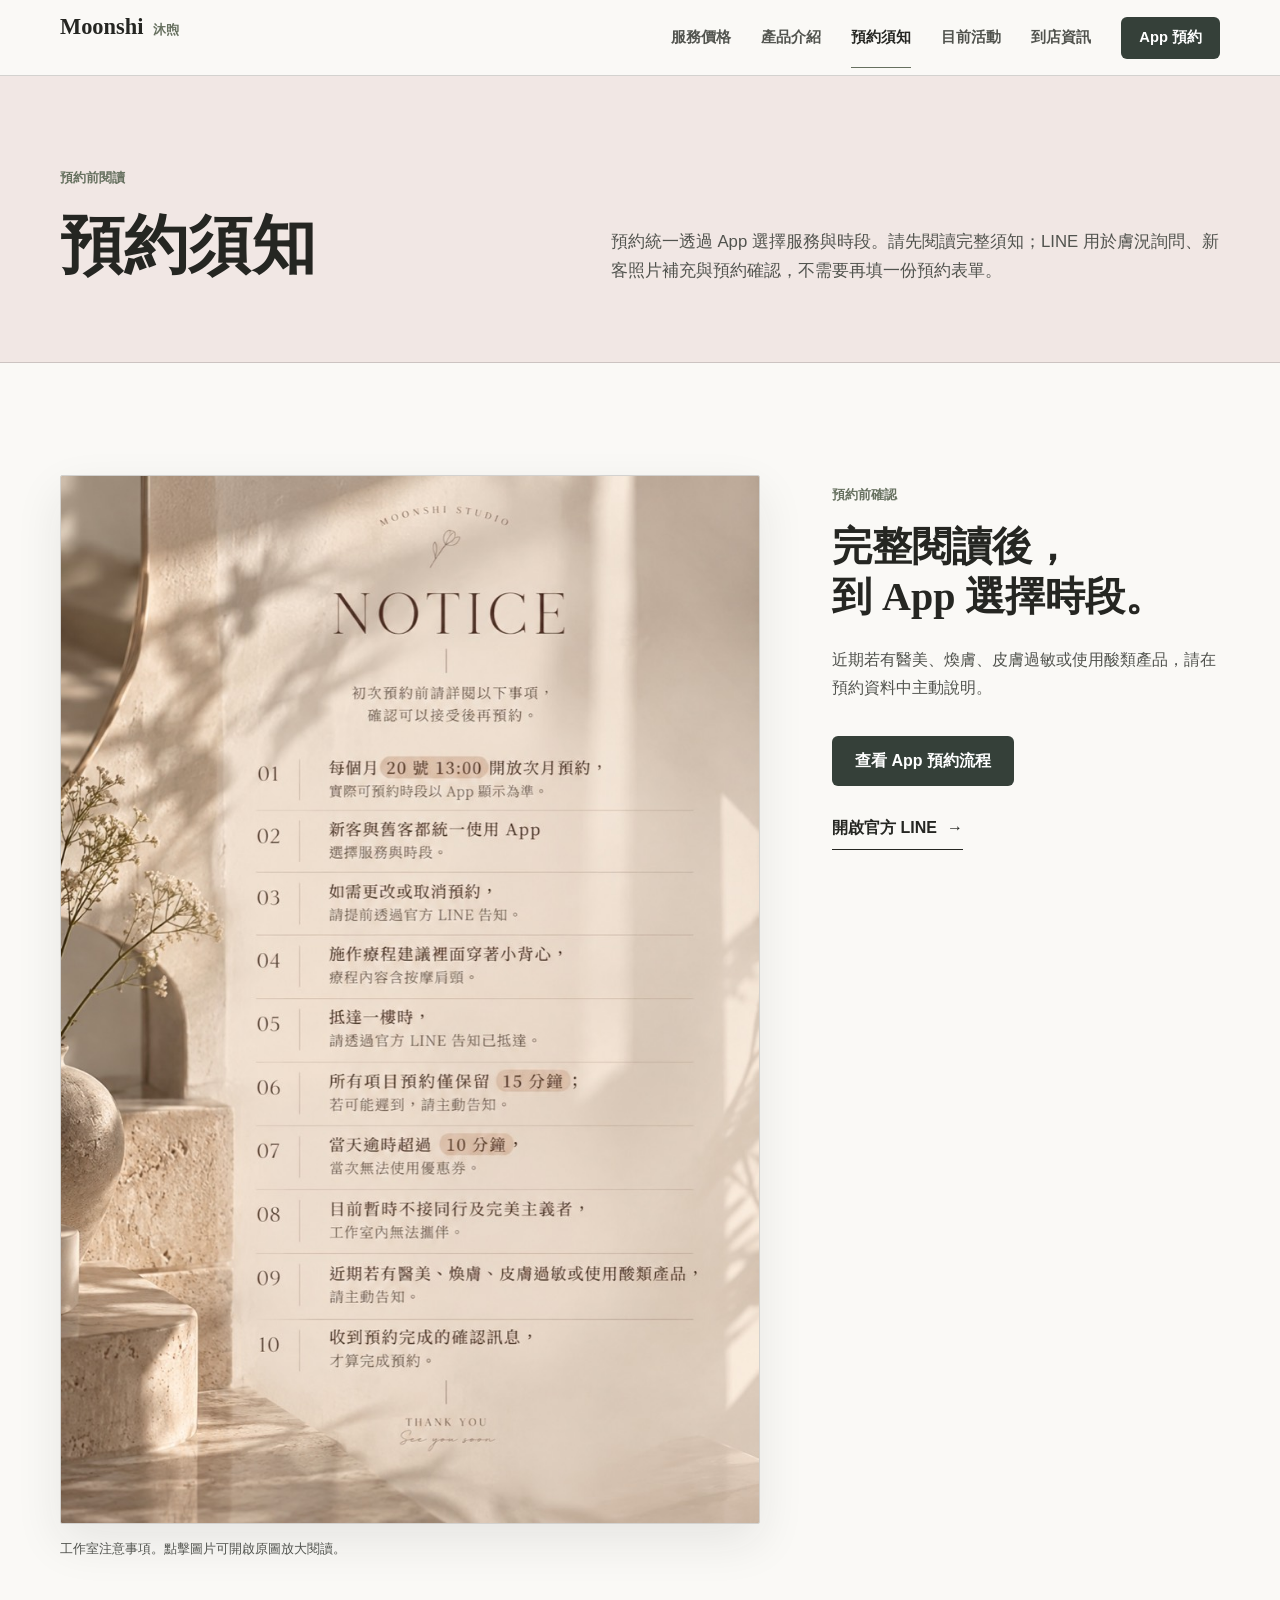
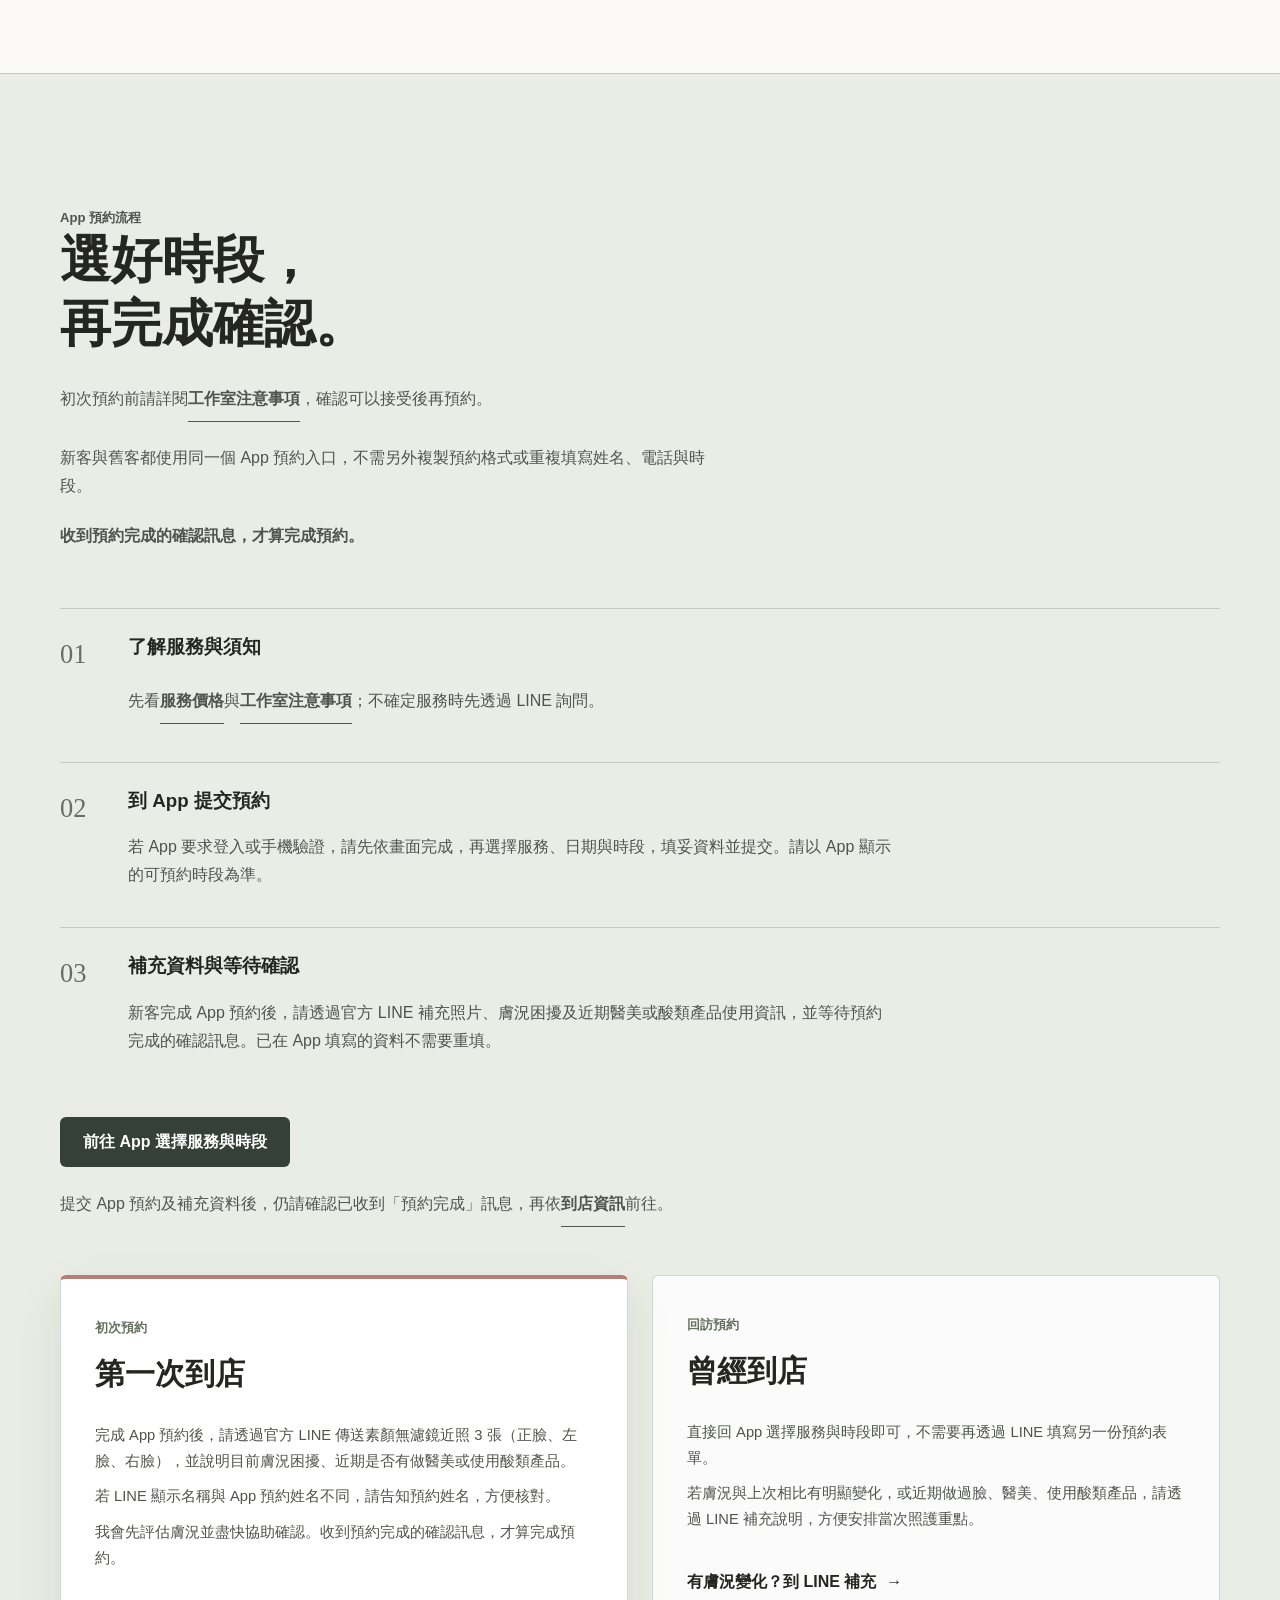
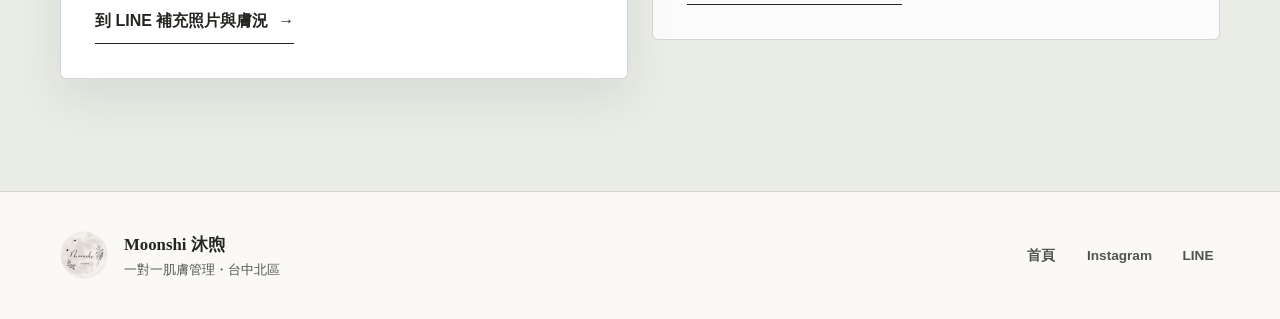
<file: notice.html>
<!DOCTYPE html>
<html lang="zh-Hant">
  <head>
    <meta charset="UTF-8" />
    <meta name="viewport" content="width=device-width, initial-scale=1.0" />
    <title>預約須知 | Moonshi 沐煦</title>
    <meta name="description" content="Moonshi 沐煦官方預約須知、App 預約流程與新客準備事項。" />
    <link rel="canonical" href="https://jounjieli.github.io/moonshi-studio/notice.html" />
    <meta property="og:type" content="website" />
    <meta property="og:site_name" content="Moonshi 沐煦" />
    <meta property="og:locale" content="zh_TW" />
    <meta property="og:title" content="預約須知 | Moonshi 沐煦" />
    <meta property="og:description" content="Moonshi 沐煦官方預約須知、App 預約流程與新客準備事項。" />
    <meta property="og:url" content="https://jounjieli.github.io/moonshi-studio/notice.html" />
    <meta property="og:image" content="https://jounjieli.github.io/moonshi-studio/assets/images/logo-reference.png" />
    <meta property="og:image:type" content="image/png" />
    <meta property="og:image:width" content="1000" />
    <meta property="og:image:height" content="1000" />
    <meta property="og:image:alt" content="Moonshi 沐煦正式品牌 Logo" />
    <meta name="twitter:card" content="summary" />
    <meta name="twitter:title" content="預約須知 | Moonshi 沐煦" />
    <meta name="twitter:description" content="Moonshi 沐煦官方預約須知、App 預約流程與新客準備事項。" />
    <meta name="twitter:image" content="https://jounjieli.github.io/moonshi-studio/assets/images/logo-reference.png" />
    <meta name="twitter:image:alt" content="Moonshi 沐煦正式品牌 Logo" />
    <link rel="icon" href="./assets/images/favicon-64.png" type="image/png" sizes="64x64" />
    <link rel="stylesheet" href="./assets/css/styles.css?v=20261004-2" />
    <link rel="stylesheet" href="./assets/css/notice.css?v=20261004-3" />
  </head>
  <body data-page="notice">
    <a class="skip-link" href="#main-content">跳到主要內容</a>

    <header class="site-header">
      <div class="container site-nav">
        <a class="brand-wordmark" href="./index.html" aria-label="Moonshi 沐煦首頁">
          <span>Moonshi</span>
          <small>沐煦</small>
        </a>
        <button class="nav-toggle" type="button" aria-expanded="false" aria-controls="primary-navigation" aria-label="開啟導覽選單">
          <svg viewBox="0 0 24 24" aria-hidden="true"><path d="M4 7h16M4 12h16M4 17h16" /></svg>
        </button>
        <nav class="nav-links" id="primary-navigation" aria-label="主要導覽">
          <a href="./price.html">服務價格</a>
          <a href="./products.html">產品介紹</a>
          <a aria-current="page" href="./notice.html">預約須知</a>
          <a href="./offers.html">目前活動</a>
          <a href="./location.html">到店資訊</a>
          <a class="nav-action" data-booking-link href="https://liff.line.me/2011289376-CVO4Qkqq">App 預約</a>
        </nav>
      </div>
    </header>

    <main id="main-content">
      <header class="page-hero">
        <div class="container page-hero-layout">
          <div>
            <p class="section-label">預約前閱讀</p>
            <h1>預約須知</h1>
          </div>
          <p>預約統一透過 App 選擇服務與時段。請先閱讀完整須知；LINE 用於膚況詢問、新客照片補充與預約確認，不需要再填一份預約表單。</p>
        </div>
      </header>

      <section class="section asset-section" id="studio-notice" aria-labelledby="notice-sheet-title">
        <div class="container official-asset-layout notice-asset-layout">
          <figure class="official-figure">
            <a class="notice-image-link" href="./assets/images/studio-notice-20261004.jpg" target="_blank" rel="noreferrer" aria-label="開啟工作室注意事項原圖放大閱讀">
              <img class="official-image notice-image" src="./assets/images/studio-notice-20261004.jpg" width="853" height="1280" alt="Moonshi 工作室注意事項，共 10 項預約與到店提醒；完整文字提供於下方無障礙內容。" />
            </a>
            <figcaption>工作室注意事項。點擊圖片可開啟原圖放大閱讀。</figcaption>
            <div class="notice-accessible-copy">
            <h2 id="notice-sheet-title">工作室注意事項</h2>
            <p class="notice-intro">初次預約前請詳閱工作室注意事項，確認可以接受後再預約。</p>
            <ul class="studio-notice-rules">
              <li>每個月 20 號 13:00 開放次月預約，實際可預約時段以 App 顯示為準。</li>
              <li>新客與舊客都統一使用 App 選擇服務與時段。</li>
              <li>如需更改或取消預約，請提前透過官方 LINE 告知。</li>
              <li>施作療程建議裡面穿著小背心，療程內容含按摩肩頸。</li>
              <li>抵達一樓時，請透過官方 LINE 告知已抵達。</li>
              <li>所有項目預約僅保留 15 分鐘；若可能遲到，請主動告知。</li>
              <li>當天逾時超過 10 分鐘，當次無法使用優惠券。</li>
              <li>目前暫時不接同行及完美主義者，工作室內無法攜伴。</li>
              <li>近期若有醫美、煥膚、皮膚過敏或使用酸類產品，請主動告知。</li>
              <li>收到預約完成的確認訊息，才算完成預約。</li>
            </ul>
            </div>
          </figure>
          <aside class="asset-aside">
            <p class="section-label">預約前確認</p>
            <h2>完整閱讀後，<br />到 App 選擇時段。</h2>
            <p>近期若有醫美、煥膚、皮膚過敏或使用酸類產品，請在預約資料中主動說明。</p>
            <div class="stacked-actions">
              <a class="button button-primary" href="#booking-form">查看 App 預約流程</a>
              <a class="text-link" data-line-link href="https://lin.ee/Y8PtVTg">開啟官方 LINE <span aria-hidden="true">→</span></a>
            </div>
          </aside>
        </div>
      </section>

      <section class="section booking-section" id="booking-form" aria-labelledby="booking-title">
        <div class="container">
          <div class="section-heading booking-heading">
            <p class="section-label">App 預約流程</p>
            <h2 id="booking-title">選好時段，<br />再完成確認。</h2>
            <p>初次預約前請詳閱<a class="text-link" href="#studio-notice">工作室注意事項</a>，確認可以接受後再預約。</p>
            <p>新客與舊客都使用同一個 App 預約入口，不需另外複製預約格式或重複填寫姓名、電話與時段。</p>
            <p><strong>收到預約完成的確認訊息，才算完成預約。</strong></p>
          </div>

          <ol class="booking-steps" aria-label="預約步驟">
            <li><span>01</span><div><h3>了解服務與須知</h3><p>先看<a class="text-link" href="./price.html">服務價格</a>與<a class="text-link" href="#studio-notice">工作室注意事項</a>；不確定服務時先透過 LINE 詢問。</p></div></li>
            <li><span>02</span><div><h3>到 App 提交預約</h3><p>若 App 要求登入或手機驗證，請先依畫面完成，再選擇服務、日期與時段，填妥資料並提交。請以 App 顯示的可預約時段為準。</p></div></li>
            <li><span>03</span><div><h3>補充資料與等待確認</h3><p>新客完成 App 預約後，請透過官方 LINE 補充照片、膚況困擾及近期醫美或酸類產品使用資訊，並等待預約完成的確認訊息。已在 App 填寫的資料不需要重填。</p></div></li>
          </ol>
          <div class="booking-entry">
            <a class="button button-primary" data-booking-link href="https://liff.line.me/2011289376-CVO4Qkqq">前往 App 選擇服務與時段</a>
            <p>提交 App 預約及補充資料後，仍請確認已收到「預約完成」訊息，再依<a class="text-link" href="./location.html">到店資訊</a>前往。</p>
          </div>
          <div class="booking-grid">
            <article class="booking-tool booking-tool-featured">
              <div class="booking-tool-head">
                <span>初次預約</span>
                <h3>第一次到店</h3>
              </div>
              <div class="booking-notes">
                <p>完成 App 預約後，請透過官方 LINE 傳送素顏無濾鏡近照 3 張（正臉、左臉、右臉），並說明目前膚況困擾、近期是否有做醫美或使用酸類產品。</p>
                <p>若 LINE 顯示名稱與 App 預約姓名不同，請告知預約姓名，方便核對。</p>
                <p>我會先評估膚況並盡快協助確認。收到預約完成的確認訊息，才算完成預約。</p>
              </div>
              <div class="booking-actions">
                <a class="text-link" data-line-link href="https://lin.ee/Y8PtVTg">到 LINE 補充照片與膚況 <span aria-hidden="true">→</span></a>
              </div>
            </article>

            <article class="booking-tool">
              <div class="booking-tool-head">
                <span>回訪預約</span>
                <h3>曾經到店</h3>
              </div>
              <div class="booking-notes">
                <p>直接回 App 選擇服務與時段即可，不需要再透過 LINE 填寫另一份預約表單。</p>
                <p>若膚況與上次相比有明顯變化，或近期做過臉、醫美、使用酸類產品，請透過 LINE 補充說明，方便安排當次照護重點。</p>
              </div>
              <div class="booking-actions">
                <a class="text-link" data-line-link href="https://lin.ee/Y8PtVTg">有膚況變化？到 LINE 補充 <span aria-hidden="true">→</span></a>
              </div>
            </article>
          </div>
        </div>
      </section>
    </main>

    <footer class="site-footer">
      <div class="container footer-layout">
        <div class="footer-brand-block">
          <img src="./assets/images/logo-96.webp?v=20261105-2" width="96" height="96" loading="lazy" decoding="async" alt="" />
          <div><p class="footer-brand">Moonshi 沐煦</p><p>一對一肌膚管理・台中北區</p></div>
        </div>
        <div class="footer-links">
          <a href="./index.html">首頁</a>
          <a data-instagram-link href="#">Instagram</a>
          <a data-line-link href="https://lin.ee/Y8PtVTg">LINE</a>
        </div>
      </div>
    </footer>

    <script src="./assets/js/site-config.js?v=20261004-3"></script>
    <script src="./assets/js/site.js?v=20261004-2"></script>
  </body>
</html>
</file>
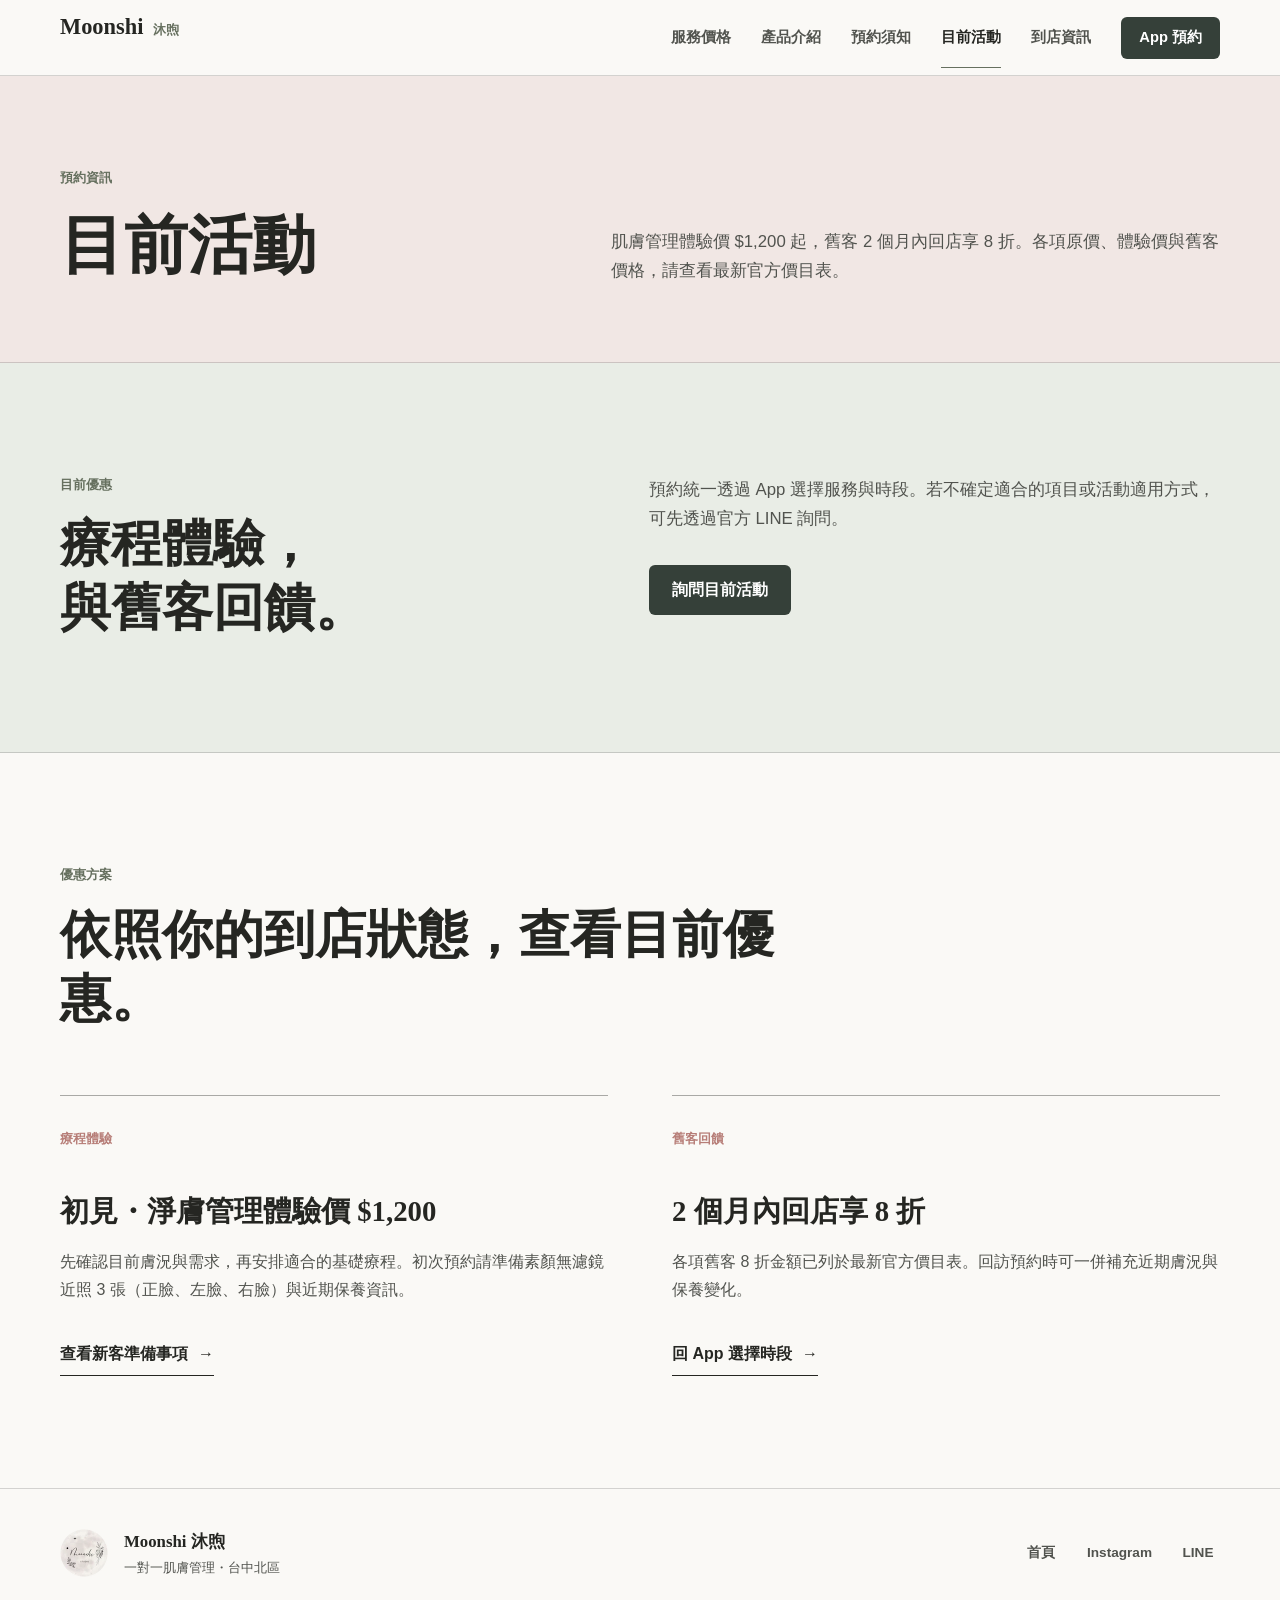
<file: offers.html>
<!DOCTYPE html>
<html lang="zh-Hant">
  <head>
    <meta charset="UTF-8" />
    <meta name="viewport" content="width=device-width, initial-scale=1.0" />
    <title>目前活動 | Moonshi 沐煦</title>
    <meta name="description" content="Moonshi 沐煦肌膚管理體驗價 1200 元起、舊客 2 個月內回店 8 折與預約資訊。" />
    <link rel="canonical" href="https://jounjieli.github.io/moonshi-studio/offers.html" />
    <meta property="og:type" content="website" />
    <meta property="og:site_name" content="Moonshi 沐煦" />
    <meta property="og:locale" content="zh_TW" />
    <meta property="og:title" content="目前活動 | Moonshi 沐煦" />
    <meta property="og:description" content="Moonshi 沐煦肌膚管理體驗價 1200 元起、舊客 2 個月內回店 8 折與預約資訊。" />
    <meta property="og:url" content="https://jounjieli.github.io/moonshi-studio/offers.html" />
    <meta property="og:image" content="https://jounjieli.github.io/moonshi-studio/assets/images/logo-reference.png" />
    <meta property="og:image:type" content="image/png" />
    <meta property="og:image:width" content="1000" />
    <meta property="og:image:height" content="1000" />
    <meta property="og:image:alt" content="Moonshi 沐煦正式品牌 Logo" />
    <meta name="twitter:card" content="summary" />
    <meta name="twitter:title" content="目前活動 | Moonshi 沐煦" />
    <meta name="twitter:description" content="Moonshi 沐煦肌膚管理體驗價 1200 元起、舊客 2 個月內回店 8 折與預約資訊。" />
    <meta name="twitter:image" content="https://jounjieli.github.io/moonshi-studio/assets/images/logo-reference.png" />
    <meta name="twitter:image:alt" content="Moonshi 沐煦正式品牌 Logo" />
    <link rel="icon" href="./assets/images/favicon-64.png" type="image/png" sizes="64x64" />
    <link rel="stylesheet" href="./assets/css/styles.css?v=20261004-2" />
  </head>
  <body data-page="offers">
    <a class="skip-link" href="#main-content">跳到主要內容</a>

    <header class="site-header">
      <div class="container site-nav">
        <a class="brand-wordmark" href="./index.html" aria-label="Moonshi 沐煦首頁">
          <span>Moonshi</span>
          <small>沐煦</small>
        </a>
        <button class="nav-toggle" type="button" aria-expanded="false" aria-controls="primary-navigation" aria-label="開啟導覽選單">
          <svg viewBox="0 0 24 24" aria-hidden="true"><path d="M4 7h16M4 12h16M4 17h16" /></svg>
        </button>
        <nav class="nav-links" id="primary-navigation" aria-label="主要導覽">
          <a href="./price.html">服務價格</a>
          <a href="./products.html">產品介紹</a>
          <a href="./notice.html">預約須知</a>
          <a aria-current="page" href="./offers.html">目前活動</a>
          <a href="./location.html">到店資訊</a>
          <a class="nav-action" data-booking-link href="https://liff.line.me/2011289376-CVO4Qkqq">App 預約</a>
        </nav>
      </div>
    </header>

    <main id="main-content">
      <header class="page-hero">
        <div class="container page-hero-layout">
          <div>
            <p class="section-label">預約資訊</p>
            <h1>目前活動</h1>
          </div>
          <p>肌膚管理體驗價 $1,200 起，舊客 2 個月內回店享 8 折。各項原價、體驗價與舊客價格，請查看最新官方價目表。</p>
        </div>
      </header>

      <section class="section offer-status-section" aria-labelledby="offer-status-title">
        <div class="container offer-status">
          <div>
            <p class="section-label">目前優惠</p>
            <h2 id="offer-status-title">療程體驗，<br />與舊客回饋。</h2>
          </div>
          <div>
            <p>
              預約統一透過 App 選擇服務與時段。若不確定適合的項目或活動適用方式，可先透過官方 LINE 詢問。
            </p>
            <a class="button button-primary" data-line-link href="https://lin.ee/Y8PtVTg">詢問目前活動</a>
          </div>
        </div>
      </section>

      <section class="section offer-path-section" aria-labelledby="offer-path-title">
        <div class="container">
          <div class="section-heading narrow-heading">
            <p class="section-label">優惠方案</p>
            <h2 id="offer-path-title">依照你的到店狀態，查看目前優惠。</h2>
          </div>
          <div class="pathway-grid">
            <article class="pathway-item">
              <span>療程體驗</span>
              <h3>初見・淨膚管理體驗價 $1,200</h3>
              <p>先確認目前膚況與需求，再安排適合的基礎療程。初次預約請準備素顏無濾鏡近照 3 張（正臉、左臉、右臉）與近期保養資訊。</p>
              <a class="text-link" href="./notice.html#booking-form">查看新客準備事項 <span aria-hidden="true">→</span></a>
            </article>
            <article class="pathway-item">
              <span>舊客回饋</span>
              <h3>2 個月內回店享 8 折</h3>
              <p>各項舊客 8 折金額已列於最新官方價目表。回訪預約時可一併補充近期膚況與保養變化。</p>
              <a class="text-link" data-booking-link href="https://liff.line.me/2011289376-CVO4Qkqq">回 App 選擇時段 <span aria-hidden="true">→</span></a>
            </article>
          </div>
        </div>
      </section>
    </main>

    <footer class="site-footer">
      <div class="container footer-layout">
        <div class="footer-brand-block">
          <img src="./assets/images/logo-96.webp?v=20261105-2" width="96" height="96" loading="lazy" decoding="async" alt="" />
          <div><p class="footer-brand">Moonshi 沐煦</p><p>一對一肌膚管理・台中北區</p></div>
        </div>
        <div class="footer-links">
          <a href="./index.html">首頁</a>
          <a data-instagram-link href="#">Instagram</a>
          <a data-line-link href="https://lin.ee/Y8PtVTg">LINE</a>
        </div>
      </div>
    </footer>

    <script src="./assets/js/site-config.js?v=20261004-3"></script>
    <script src="./assets/js/site.js?v=20261004-2"></script>
  </body>
</html>
</file>
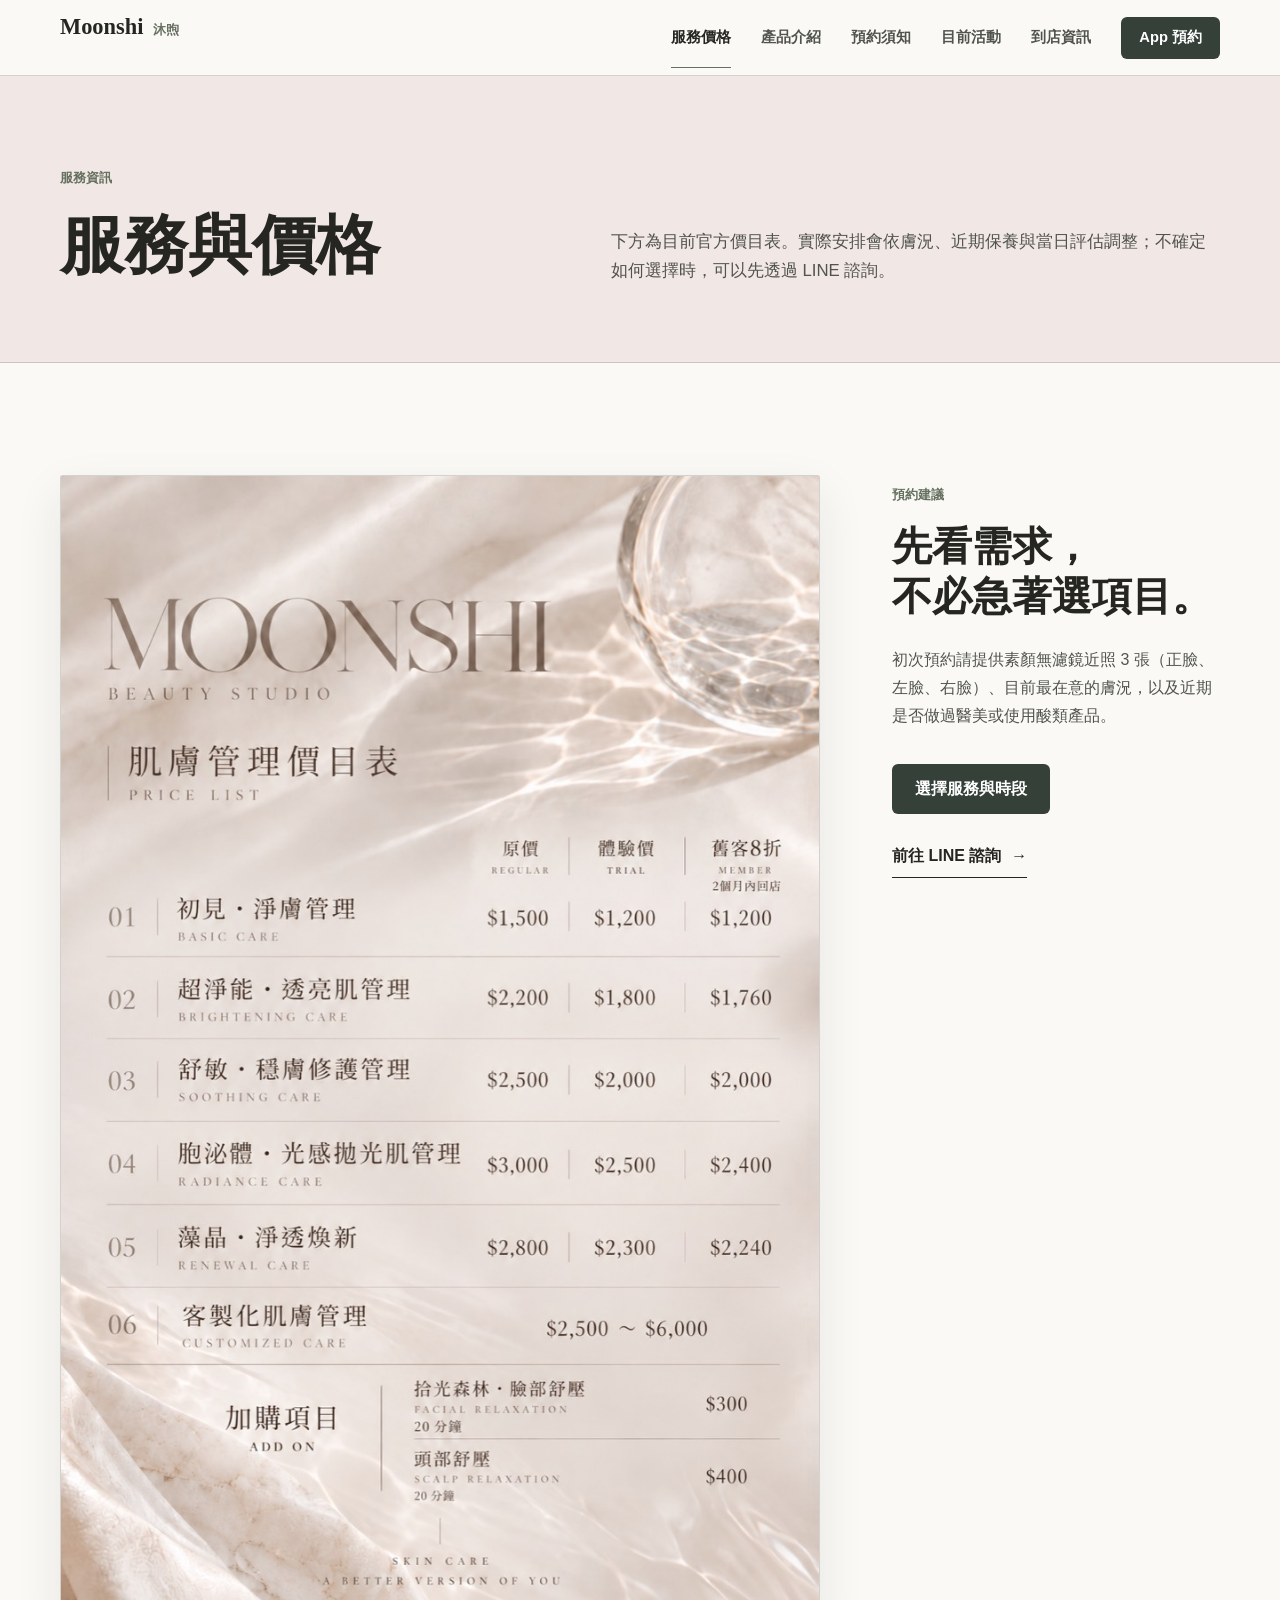
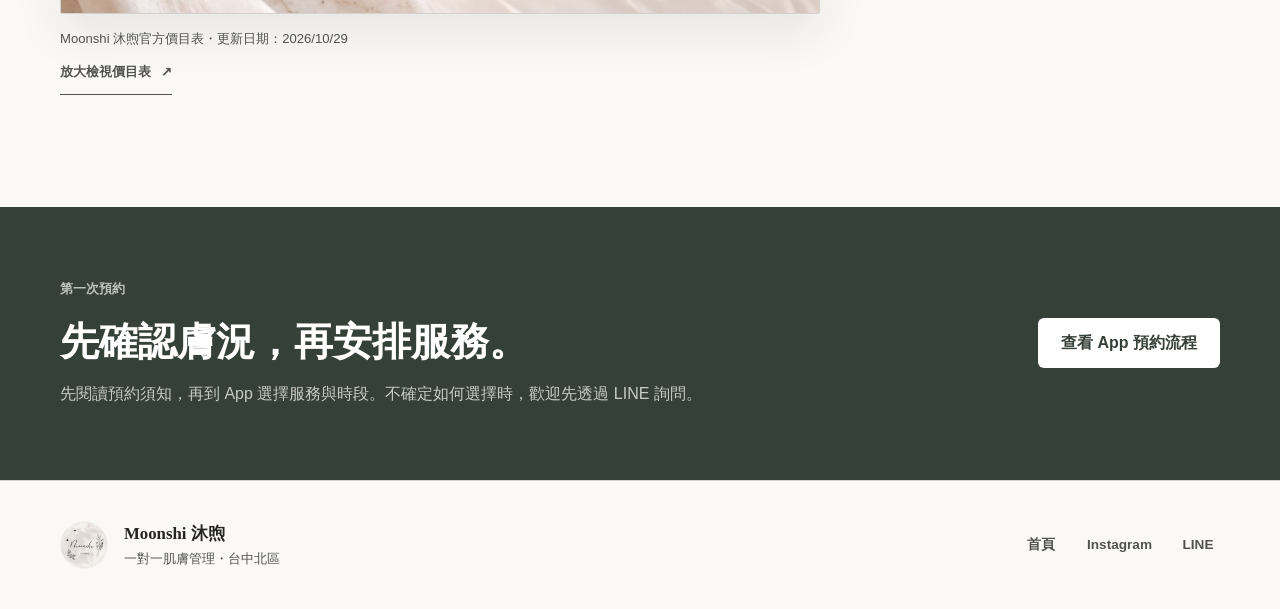
<file: price.html>
<!DOCTYPE html>
<html lang="zh-Hant">
  <head>
    <meta charset="UTF-8" />
    <meta name="viewport" content="width=device-width, initial-scale=1.0" />
    <title>服務與價格 | Moonshi 沐煦</title>
    <meta name="description" content="Moonshi 沐煦官方服務價目表與預約諮詢入口。" />
    <link rel="canonical" href="https://jounjieli.github.io/moonshi-studio/price.html" />
    <meta property="og:type" content="website" />
    <meta property="og:site_name" content="Moonshi 沐煦" />
    <meta property="og:locale" content="zh_TW" />
    <meta property="og:title" content="服務與價格 | Moonshi 沐煦" />
    <meta property="og:description" content="Moonshi 沐煦官方服務價目表與預約諮詢入口。" />
    <meta property="og:url" content="https://jounjieli.github.io/moonshi-studio/price.html" />
    <meta property="og:image" content="https://jounjieli.github.io/moonshi-studio/assets/images/logo-reference.png" />
    <meta property="og:image:type" content="image/png" />
    <meta property="og:image:width" content="1000" />
    <meta property="og:image:height" content="1000" />
    <meta property="og:image:alt" content="Moonshi 沐煦正式品牌 Logo" />
    <meta name="twitter:card" content="summary" />
    <meta name="twitter:title" content="服務與價格 | Moonshi 沐煦" />
    <meta name="twitter:description" content="Moonshi 沐煦官方服務價目表與預約諮詢入口。" />
    <meta name="twitter:image" content="https://jounjieli.github.io/moonshi-studio/assets/images/logo-reference.png" />
    <meta name="twitter:image:alt" content="Moonshi 沐煦正式品牌 Logo" />
    <link rel="icon" href="./assets/images/favicon-64.png" type="image/png" sizes="64x64" />
    <link rel="stylesheet" href="./assets/css/styles.css?v=20261004-2" />
  </head>
  <body data-page="price">
    <a class="skip-link" href="#main-content">跳到主要內容</a>

    <header class="site-header">
      <div class="container site-nav">
        <a class="brand-wordmark" href="./index.html" aria-label="Moonshi 沐煦首頁">
          <span>Moonshi</span>
          <small>沐煦</small>
        </a>
        <button class="nav-toggle" type="button" aria-expanded="false" aria-controls="primary-navigation" aria-label="開啟導覽選單">
          <svg viewBox="0 0 24 24" aria-hidden="true"><path d="M4 7h16M4 12h16M4 17h16" /></svg>
        </button>
        <nav class="nav-links" id="primary-navigation" aria-label="主要導覽">
          <a aria-current="page" href="./price.html">服務價格</a>
          <a href="./products.html">產品介紹</a>
          <a href="./notice.html">預約須知</a>
          <a href="./offers.html">目前活動</a>
          <a href="./location.html">到店資訊</a>
          <a class="nav-action" data-booking-link href="https://liff.line.me/2011289376-CVO4Qkqq">App 預約</a>
        </nav>
      </div>
    </header>

    <main id="main-content">
      <header class="page-hero">
        <div class="container page-hero-layout">
          <div>
            <p class="section-label">服務資訊</p>
            <h1>服務與價格</h1>
          </div>
          <p>
            下方為目前官方價目表。實際安排會依膚況、近期保養與當日評估調整；不確定如何選擇時，可以先透過 LINE 諮詢。
          </p>
        </div>
      </header>

      <section class="section asset-section" aria-labelledby="price-sheet-title">
        <div class="container official-asset-layout">
          <figure class="official-figure">
            <a href="./assets/images/price-list-20261029.jpg" target="_blank" rel="noreferrer" aria-label="放大檢視 Moonshi 沐煦官方價目表（另開視窗）">
              <img
                class="official-image"
                src="./assets/images/price-list-20261029.jpg"
                width="853"
                height="1280"
                decoding="async"
                alt="Moonshi 沐煦肌膚管理價目表：各項原價、體驗價、2 個月內回店舊客 8 折價格與加購項目"
              />
            </a>
            <figcaption id="price-sheet-title">
              Moonshi 沐煦官方價目表・更新日期：2026/10/29<br />
              <a class="text-link" href="./assets/images/price-list-20261029.jpg" target="_blank" rel="noreferrer">放大檢視價目表 <span aria-hidden="true">↗</span></a>
            </figcaption>
          </figure>

          <aside class="asset-aside">
            <p class="section-label">預約建議</p>
            <h2>先看需求，<br />不必急著選項目。</h2>
            <p>初次預約請提供素顏無濾鏡近照 3 張（正臉、左臉、右臉）、目前最在意的膚況，以及近期是否做過醫美或使用酸類產品。</p>
            <div class="stacked-actions">
              <a class="button button-primary" data-booking-link href="https://liff.line.me/2011289376-CVO4Qkqq">選擇服務與時段</a>
              <a class="text-link" data-line-link href="https://lin.ee/Y8PtVTg">前往 LINE 諮詢 <span aria-hidden="true">→</span></a>
            </div>
          </aside>

          <div class="sr-only">
            <h2>價目表文字輔助資訊</h2>
            <p>舊客 8 折適用於 2 個月內回店。以下依序列出原價、體驗價與舊客 8 折價格。</p>
            <p>初見・淨膚管理：原價 1500 元，體驗價 1200 元，舊客 8 折 1200 元。</p>
            <p>超淨能・透亮肌管理：原價 2200 元，體驗價 1800 元，舊客 8 折 1760 元。</p>
            <p>舒敏・穩膚修護管理：原價 2500 元，體驗價 2000 元，舊客 8 折 2000 元。</p>
            <p>胞泌體・光感拋光肌管理：原價 3000 元，體驗價 2500 元，舊客 8 折 2400 元。</p>
            <p>藻晶・淨透煥新：原價 2800 元，體驗價 2300 元，舊客 8 折 2240 元。</p>
            <p>客製化肌膚管理：2500 元至 6000 元。</p>
            <h2>加購項目</h2>
            <p>拾光森林・臉部舒壓，20 分鐘，300 元。</p>
            <p>頭部舒壓，20 分鐘，400 元。</p>
          </div>
        </div>
      </section>

      <section class="booking-callout" aria-labelledby="price-cta-title">
        <div class="container booking-callout-inner">
          <div>
            <p class="section-label section-label-light">第一次預約</p>
            <h2 id="price-cta-title">先確認膚況，再安排服務。</h2>
            <p>先閱讀預約須知，再到 App 選擇服務與時段。不確定如何選擇時，歡迎先透過 LINE 詢問。</p>
          </div>
          <a class="button button-light" href="./notice.html#booking-form">查看 App 預約流程</a>
        </div>
      </section>
    </main>

    <footer class="site-footer">
      <div class="container footer-layout">
        <div class="footer-brand-block">
          <img src="./assets/images/logo-96.webp?v=20261105-2" width="96" height="96" loading="lazy" decoding="async" alt="" />
          <div><p class="footer-brand">Moonshi 沐煦</p><p>一對一肌膚管理・台中北區</p></div>
        </div>
        <div class="footer-links">
          <a href="./index.html">首頁</a>
          <a data-instagram-link href="#">Instagram</a>
          <a data-line-link href="https://lin.ee/Y8PtVTg">LINE</a>
        </div>
      </div>
    </footer>

    <script src="./assets/js/site-config.js?v=20261004-3"></script>
    <script src="./assets/js/site.js?v=20261004-2"></script>
  </body>
</html>
</file>
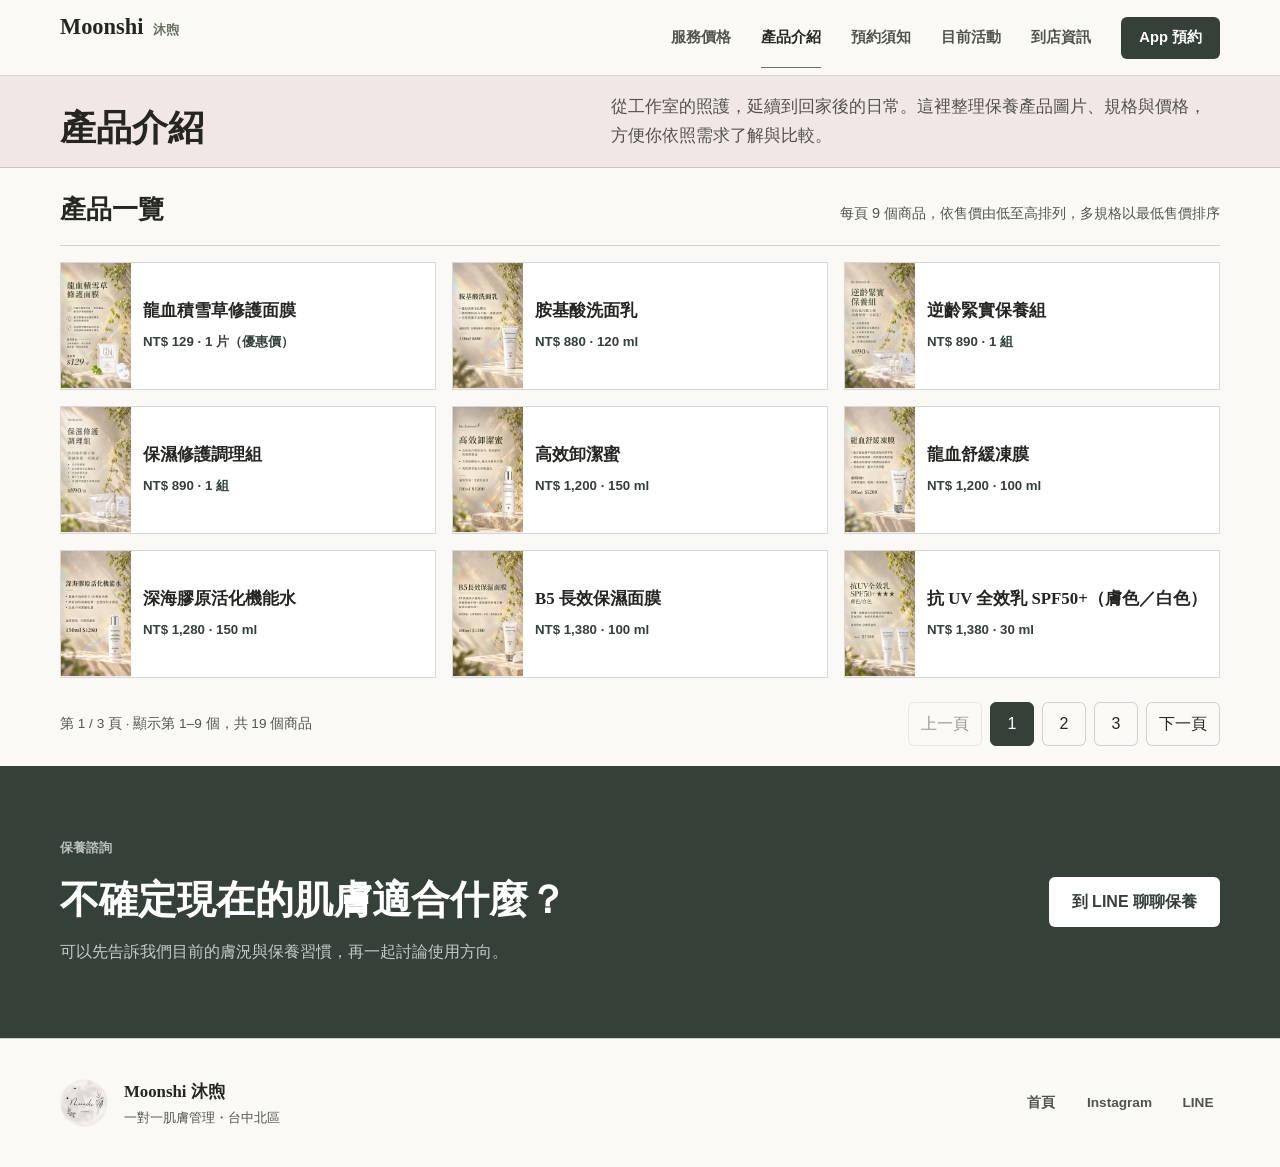
<file: products.html>
<!DOCTYPE html>
<html lang="zh-Hant">
  <head>
    <meta charset="UTF-8" />
    <meta name="viewport" content="width=device-width, initial-scale=1.0" />
    <title>產品介紹 | Moonshi 沐煦</title>
    <meta name="description" content="Moonshi 沐煦保養產品圖片、規格與價格，依售價由低至高排列，多規格產品以最低售價排序。歡迎透過官方 LINE 詢問產品資訊。" />
    <link rel="canonical" href="https://jounjieli.github.io/moonshi-studio/products.html" />
    <meta property="og:type" content="website" />
    <meta property="og:site_name" content="Moonshi 沐煦" />
    <meta property="og:locale" content="zh_TW" />
    <meta property="og:title" content="產品介紹 | Moonshi 沐煦" />
    <meta property="og:description" content="保養產品圖片、規格與價格，依售價由低至高排列，多規格產品以最低售價排序。歡迎透過 Moonshi 沐煦官方 LINE 詢問產品資訊。" />
    <meta property="og:url" content="https://jounjieli.github.io/moonshi-studio/products.html" />
    <meta property="og:image" content="https://jounjieli.github.io/moonshi-studio/assets/images/logo-reference.png" />
    <meta property="og:image:type" content="image/png" />
    <meta property="og:image:width" content="1000" />
    <meta property="og:image:height" content="1000" />
    <meta property="og:image:alt" content="Moonshi 沐煦正式品牌 Logo" />
    <meta name="twitter:card" content="summary" />
    <meta name="twitter:title" content="產品介紹 | Moonshi 沐煦" />
    <meta name="twitter:description" content="保養產品圖片、規格與價格，依售價由低至高排列，多規格產品以最低售價排序。歡迎透過 Moonshi 沐煦官方 LINE 詢問產品資訊。" />
    <meta name="twitter:image" content="https://jounjieli.github.io/moonshi-studio/assets/images/logo-reference.png" />
    <meta name="twitter:image:alt" content="Moonshi 沐煦正式品牌 Logo" />
    <link rel="icon" href="./assets/images/favicon-64.png" type="image/png" sizes="64x64" />
    <link rel="stylesheet" href="./assets/css/styles.css?v=20261004-2" />
    <link rel="stylesheet" href="./assets/css/products.css?v=20261029-3" />
  </head>
  <body data-page="products">
    <a class="skip-link" href="#main-content">跳到主要內容</a>
    <header class="site-header">
      <div class="container site-nav">
        <a class="brand-wordmark" href="./index.html" aria-label="Moonshi 沐煦首頁"><span>Moonshi</span><small>沐煦</small></a>
        <button class="nav-toggle" type="button" aria-expanded="false" aria-controls="primary-navigation" aria-label="開啟導覽選單"><svg viewBox="0 0 24 24" aria-hidden="true"><path d="M4 7h16M4 12h16M4 17h16" /></svg></button>
        <nav class="nav-links" id="primary-navigation" aria-label="主要導覽">
          <a href="./price.html">服務價格</a>
          <a aria-current="page" href="./products.html">產品介紹</a>
          <a href="./notice.html">預約須知</a>
          <a href="./offers.html">目前活動</a>
          <a href="./location.html">到店資訊</a>
          <a class="nav-action" data-booking-link href="https://liff.line.me/2011289376-CVO4Qkqq">App 預約</a>
        </nav>
      </div>
    </header>
    <main id="main-content">
      <header class="page-hero">
        <div class="container page-hero-layout">
          <div><p class="section-label">日常保養</p><h1>產品介紹</h1></div>
          <p>從工作室的照護，延續到回家後的日常。這裡整理保養產品圖片、規格與價格，方便你依照需求了解與比較。</p>
        </div>
      </header>
      <section class="section products-section" aria-labelledby="products-title">
        <div class="container">
          <div class="products-heading"><h2 id="products-title">產品一覽</h2><p>每頁 9 個商品，依售價由低至高排列，多規格以最低售價排序</p></div>
          <div class="products-empty" id="products-empty">
            <div class="products-empty-art" aria-hidden="true"><span>Moonshi</span><small>沐煦・日常保養</small></div>
            <div class="products-empty-copy">
              <p class="section-label">內容整理中</p>
              <h2>把日常保養，<br />慢慢整理清楚。</h2>
              <p id="products-status">產品圖片與使用說明將陸續更新。想了解目前使用的保養品，歡迎先透過官方 LINE 詢問。</p>
              <a class="text-link" data-line-link href="https://lin.ee/Y8PtVTg">詢問產品資訊 <span aria-hidden="true">→</span></a>
            </div>
          </div>
          <div class="products-gallery" id="products-gallery" hidden></div>
          <div class="products-pagination" id="products-pagination" hidden>
            <p id="products-page-status" role="status" aria-live="polite"></p>
            <nav class="products-page-actions" aria-label="產品分頁">
              <button class="products-page" id="products-prev" type="button">上一頁</button>
              <div class="products-page-numbers" id="products-pages"></div>
              <button class="products-page" id="products-next" type="button">下一頁</button>
            </nav>
          </div>
          <noscript><p class="helper-text">如需查看已上架的產品圖片，請開啟瀏覽器的 JavaScript；也可直接透過官方 LINE 詢問。</p></noscript>
        </div>
      </section>
      <section class="booking-callout" aria-labelledby="products-help-title">
        <div class="container booking-callout-inner">
          <div><p class="section-label section-label-light">保養諮詢</p><h2 id="products-help-title">不確定現在的肌膚適合什麼？</h2><p>可以先告訴我們目前的膚況與保養習慣，再一起討論使用方向。</p></div>
          <a class="button button-light" data-line-link href="https://lin.ee/Y8PtVTg">到 LINE 聊聊保養</a>
        </div>
      </section>
    </main>
    <footer class="site-footer">
      <div class="container footer-layout">
        <div class="footer-brand-block"><img src="./assets/images/logo-96.webp?v=20261105-2" width="96" height="96" loading="lazy" decoding="async" alt="" /><div><p class="footer-brand">Moonshi 沐煦</p><p>一對一肌膚管理・台中北區</p></div></div>
        <div class="footer-links"><a href="./index.html">首頁</a><a data-instagram-link href="https://www.instagram.com/moonshi_studio/">Instagram</a><a data-line-link href="https://lin.ee/Y8PtVTg">LINE</a></div>
      </div>
    </footer>
    <script src="./assets/js/site-config.js?v=20261004-3"></script>
    <script src="./assets/js/site.js?v=20261004-2"></script>
    <script src="./assets/js/products.js?v=20261105-1"></script>
  </body>
</html>
</file>
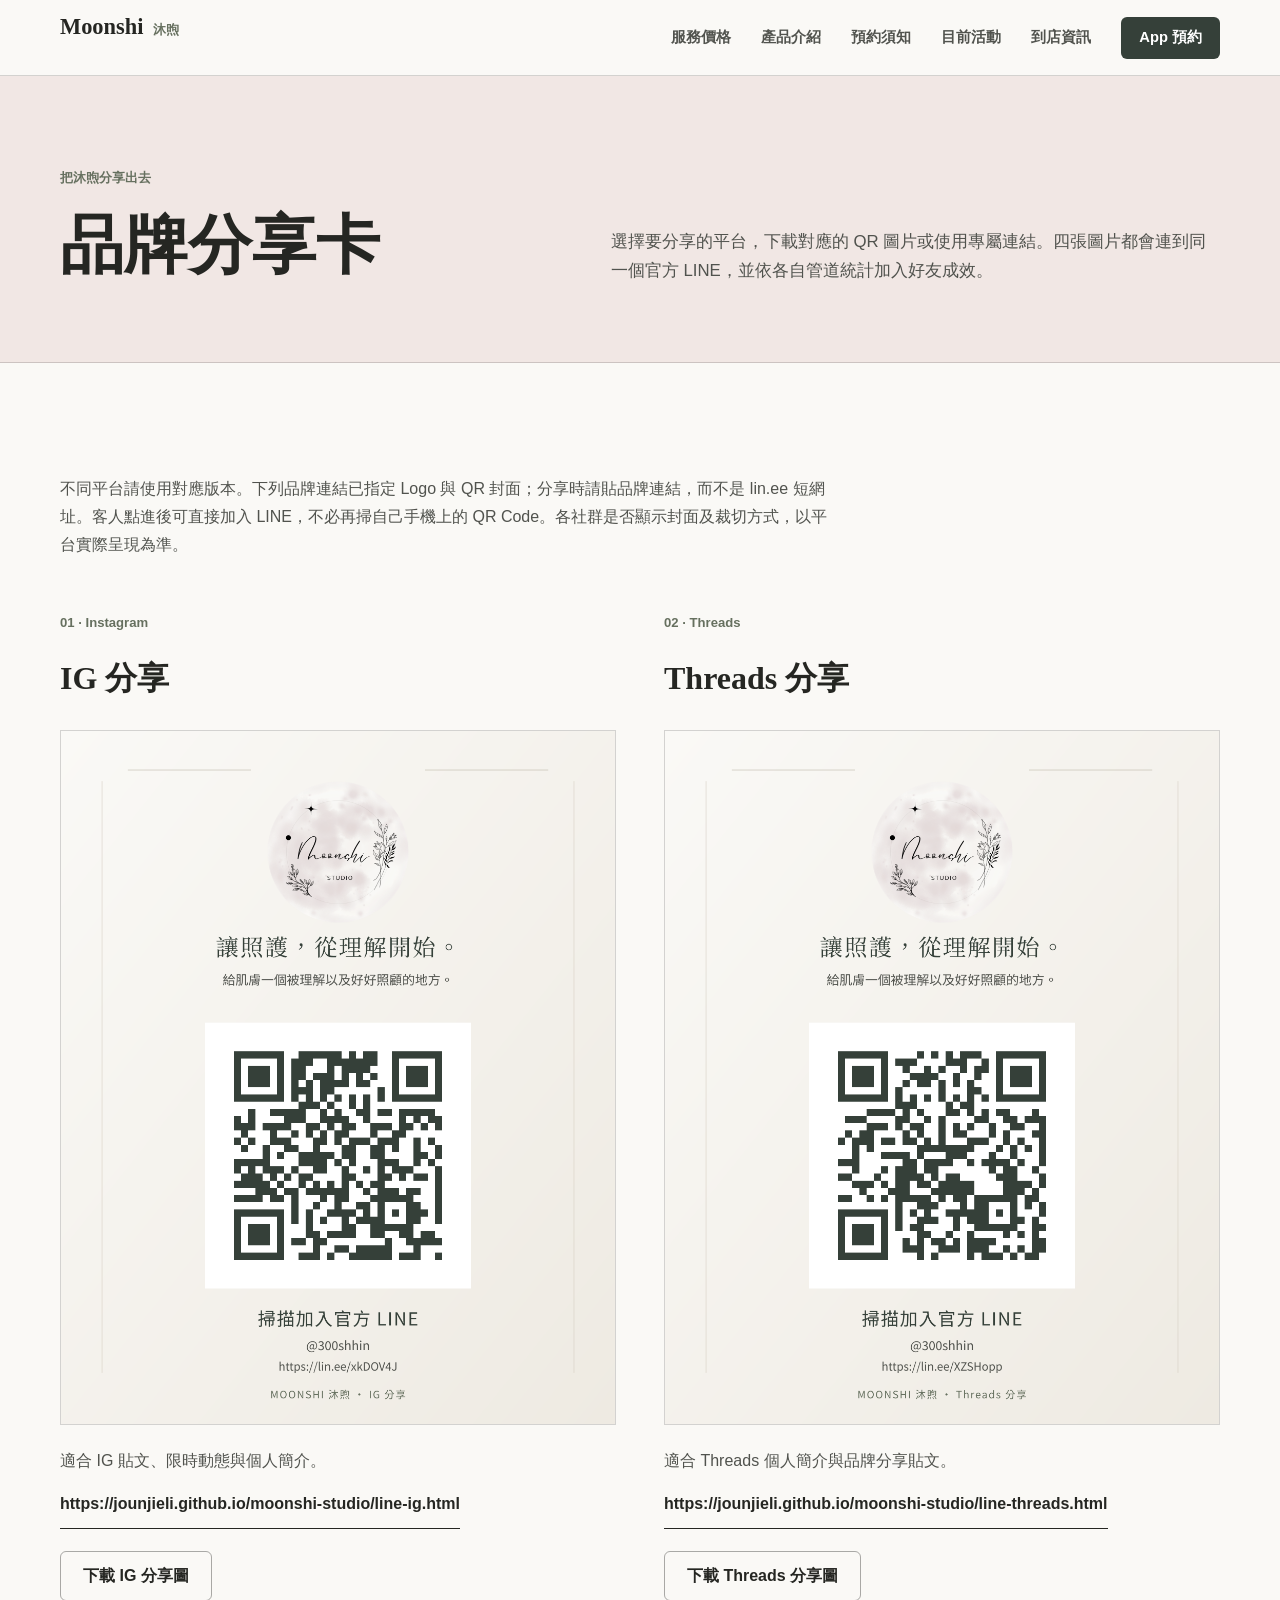
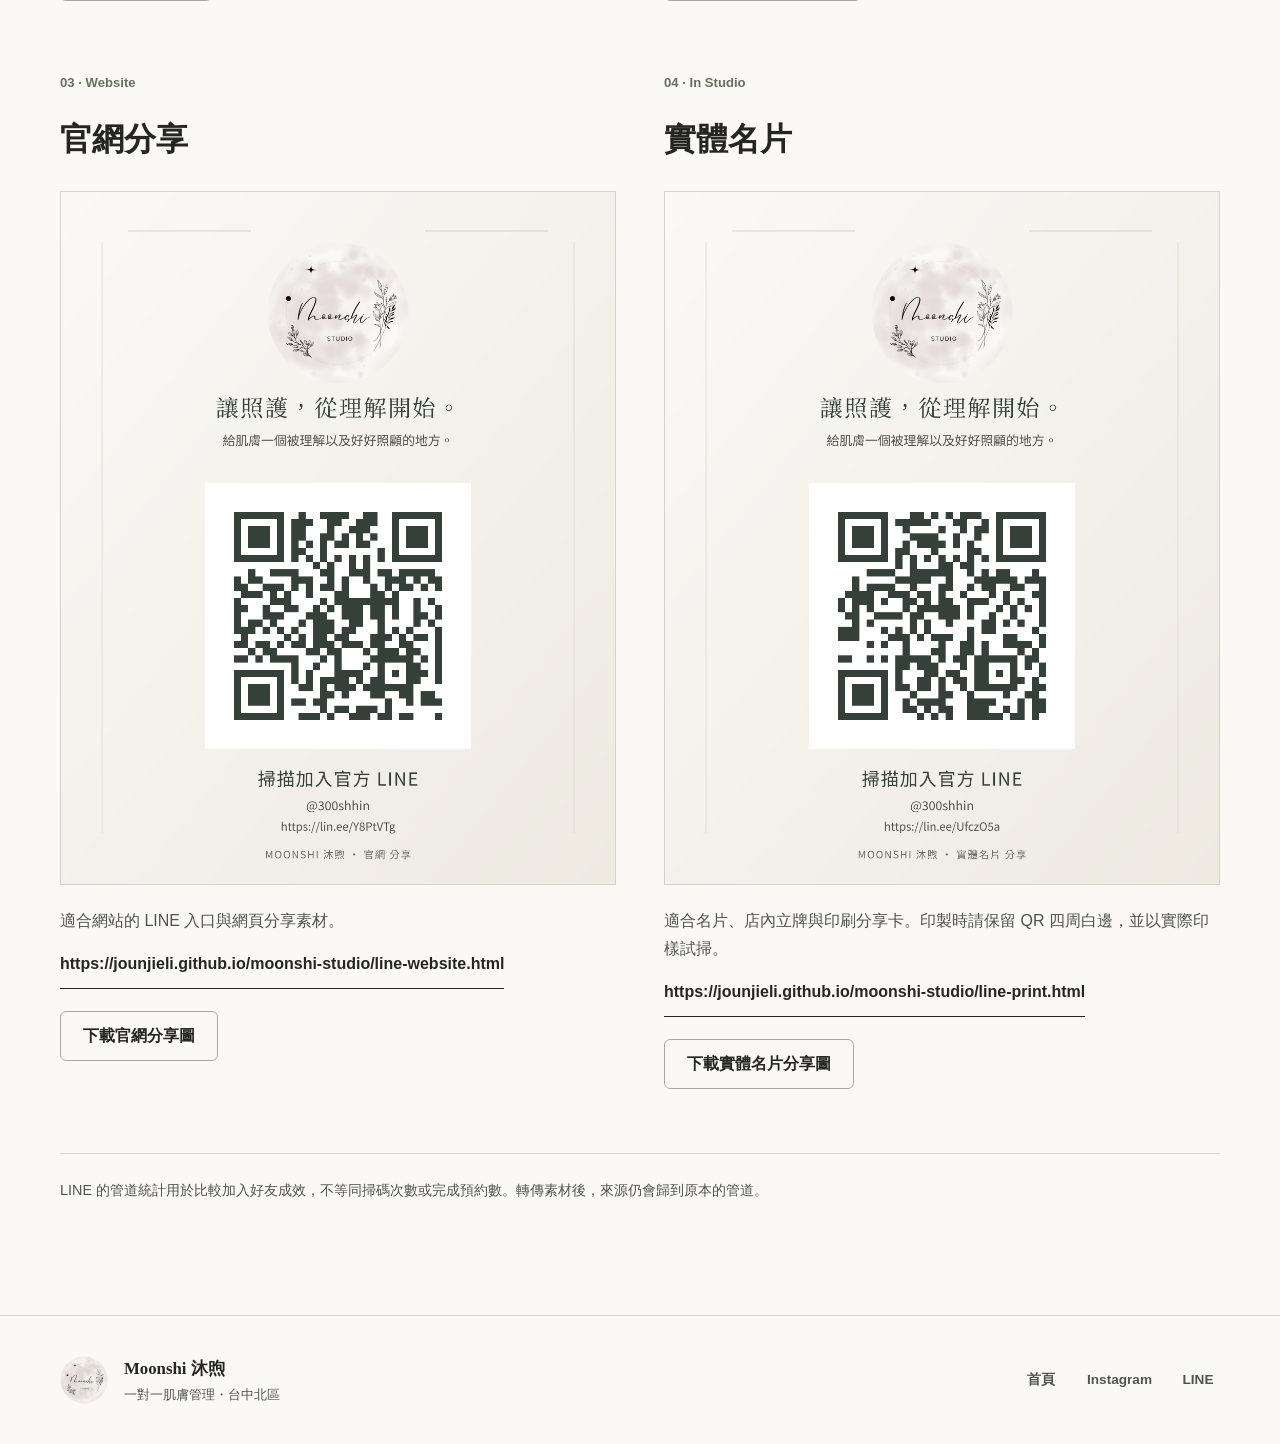
<file: share.html>
<!DOCTYPE html>
<html lang="zh-Hant">
  <head>
    <meta charset="UTF-8" />
    <meta name="viewport" content="width=device-width, initial-scale=1.0" />
    <title>品牌分享卡 | Moonshi 沐煦</title>
    <meta name="description" content="下載 Moonshi 沐煦官方 LINE 品牌 QR 分享卡，依 IG、Threads、官網與實體名片分開使用來源連結。" />
    <link rel="canonical" href="https://jounjieli.github.io/moonshi-studio/share.html" />
    <meta property="og:type" content="website" />
    <meta property="og:site_name" content="Moonshi 沐煦" />
    <meta property="og:locale" content="zh_TW" />
    <meta property="og:title" content="品牌分享卡 | Moonshi 沐煦" />
    <meta property="og:description" content="下載 Moonshi 沐煦官方 LINE 品牌 QR 分享卡，依 IG、Threads、官網與實體名片分開使用來源連結。" />
    <meta property="og:url" content="https://jounjieli.github.io/moonshi-studio/share.html" />
    <meta property="og:image" content="https://jounjieli.github.io/moonshi-studio/assets/images/logo-reference.png" />
    <meta property="og:image:type" content="image/png" />
    <meta property="og:image:width" content="1000" />
    <meta property="og:image:height" content="1000" />
    <meta property="og:image:alt" content="Moonshi 沐煦正式品牌 Logo" />
    <meta name="twitter:card" content="summary" />
    <meta name="twitter:title" content="品牌分享卡 | Moonshi 沐煦" />
    <meta name="twitter:description" content="下載 Moonshi 沐煦官方 LINE 品牌 QR 分享卡，依 IG、Threads、官網與實體名片分開使用來源連結。" />
    <meta name="twitter:image" content="https://jounjieli.github.io/moonshi-studio/assets/images/logo-reference.png" />
    <meta name="twitter:image:alt" content="Moonshi 沐煦正式品牌 Logo" />
    <link rel="icon" href="./assets/images/favicon-64.png" type="image/png" sizes="64x64" />
    <link rel="stylesheet" href="./assets/css/styles.css?v=20261004-2" />
    <link rel="stylesheet" href="./assets/css/share.css?v=20261004-2" />
  </head>
  <body data-page="share">
    <a class="skip-link" href="#main-content">跳到主要內容</a>
    <header class="site-header">
      <div class="container site-nav">
        <a class="brand-wordmark" href="./index.html" aria-label="Moonshi 沐煦首頁"><span>Moonshi</span><small>沐煦</small></a>
        <button class="nav-toggle" type="button" aria-expanded="false" aria-controls="primary-navigation" aria-label="開啟導覽選單"><svg viewBox="0 0 24 24" aria-hidden="true"><path d="M4 7h16M4 12h16M4 17h16" /></svg></button>
        <nav class="nav-links" id="primary-navigation" aria-label="主要導覽">
          <a href="./price.html">服務價格</a><a href="./products.html">產品介紹</a><a href="./notice.html">預約須知</a><a href="./offers.html">目前活動</a><a href="./location.html">到店資訊</a>
          <a class="nav-action" data-booking-link href="https://liff.line.me/2011289376-CVO4Qkqq">App 預約</a>
        </nav>
      </div>
    </header>
    <main id="main-content">
      <header class="page-hero">
        <div class="container page-hero-layout">
          <div><p class="section-label">把沐煦分享出去</p><h1>品牌分享卡</h1></div>
          <p>選擇要分享的平台，下載對應的 QR 圖片或使用專屬連結。四張圖片都會連到同一個官方 LINE，並依各自管道統計加入好友成效。</p>
        </div>
      </header>
      <section class="section" aria-label="選擇分享平台">
        <div class="container">
          <p class="share-guide">不同平台請使用對應版本。下列品牌連結已指定 Logo 與 QR 封面；分享時請貼品牌連結，而不是 lin.ee 短網址。客人點進後可直接加入 LINE，不必再掃自己手機上的 QR Code。各社群是否顯示封面及裁切方式，以平台實際呈現為準。</p>
          <div class="share-grid">
            <article class="share-card" id="ig">
              <div class="share-card-heading"><p class="section-label">01 · Instagram</p><h2>IG 分享</h2></div>
              <img src="./assets/share/moonshi-line-ig.png" width="1080" height="1350" alt="Moonshi 沐煦正式 Logo 與 IG 專用 LINE QR 分享卡" decoding="async" />
              <p>適合 IG 貼文、限時動態與個人簡介。</p>
              <a class="share-url text-link" href="./line-ig.html">https://jounjieli.github.io/moonshi-studio/line-ig.html</a>
              <a class="button button-secondary" href="./assets/share/moonshi-line-ig.png" download="moonshi-line-ig.png">下載 IG 分享圖</a>
            </article>
            <article class="share-card" id="threads">
              <div class="share-card-heading"><p class="section-label">02 · Threads</p><h2>Threads 分享</h2></div>
              <img src="./assets/share/moonshi-line-threads.png" width="1080" height="1350" alt="Moonshi 沐煦正式 Logo 與 Threads 專用 LINE QR 分享卡" decoding="async" />
              <p>適合 Threads 個人簡介與品牌分享貼文。</p>
              <a class="share-url text-link" href="./line-threads.html">https://jounjieli.github.io/moonshi-studio/line-threads.html</a>
              <a class="button button-secondary" href="./assets/share/moonshi-line-threads.png" download="moonshi-line-threads.png">下載 Threads 分享圖</a>
            </article>
            <article class="share-card" id="website">
              <div class="share-card-heading"><p class="section-label">03 · Website</p><h2>官網分享</h2></div>
              <img src="./assets/share/moonshi-line-website.png" width="1080" height="1350" alt="Moonshi 沐煦正式 Logo 與官網專用 LINE QR 分享卡" loading="lazy" decoding="async" />
              <p>適合網站的 LINE 入口與網頁分享素材。</p>
              <a class="share-url text-link" href="./line-website.html">https://jounjieli.github.io/moonshi-studio/line-website.html</a>
              <a class="button button-secondary" href="./assets/share/moonshi-line-website.png" download="moonshi-line-website.png">下載官網分享圖</a>
            </article>
            <article class="share-card" id="print">
              <div class="share-card-heading"><p class="section-label">04 · In Studio</p><h2>實體名片</h2></div>
              <img src="./assets/share/moonshi-line-print.png" width="1080" height="1350" alt="Moonshi 沐煦正式 Logo 與實體名片專用 LINE QR 分享卡" loading="lazy" decoding="async" />
              <p>適合名片、店內立牌與印刷分享卡。印製時請保留 QR 四周白邊，並以實際印樣試掃。</p>
              <a class="share-url text-link" href="./line-print.html">https://jounjieli.github.io/moonshi-studio/line-print.html</a>
              <a class="button button-secondary" href="./assets/share/moonshi-line-print.png" download="moonshi-line-print.png">下載實體名片分享圖</a>
            </article>
          </div>
          <p class="share-measurement">LINE 的管道統計用於比較加入好友成效，不等同掃碼次數或完成預約數。轉傳素材後，來源仍會歸到原本的管道。</p>
        </div>
      </section>
    </main>
    <footer class="site-footer">
      <div class="container footer-layout">
        <div class="footer-brand-block"><img src="./assets/images/logo-96.webp?v=20261105-2" width="96" height="96" loading="lazy" decoding="async" alt="" /><div><p class="footer-brand">Moonshi 沐煦</p><p>一對一肌膚管理・台中北區</p></div></div>
        <div class="footer-links"><a href="./index.html">首頁</a><a data-instagram-link href="https://www.instagram.com/moonshi_studio/">Instagram</a><a data-line-link href="https://lin.ee/Y8PtVTg">LINE</a></div>
      </div>
    </footer>
    <script src="./assets/js/site-config.js?v=20261004-3"></script>
    <script src="./assets/js/site.js?v=20261004-2"></script>
  </body>
</html>
</file>
<file: assets/css/styles.css>
:root {
  --ink: #252622;
  --ink-soft: #51534e;
  --paper: #faf9f6;
  --paper-warm: #f1eee8;
  --paper-rose: #f1e7e4;
  --paper-sage: #e9ede6;
  --sage: #66705f;
  --sage-dark: #354039;
  --rose: #b77e78;
  --line: rgba(37, 38, 34, 0.18);
  --line-strong: rgba(37, 38, 34, 0.38);
  --white: #ffffff;
  --shadow: 0 18px 48px rgba(35, 38, 32, 0.09);
  --container: 1160px;
  --header-height: 76px;
  --section-space: 112px;
  --radius: 6px;
  --transition: 180ms ease;
}

* {
  box-sizing: border-box;
}

html {
  scroll-behavior: smooth;
}

body {
  margin: 0;
  color: var(--ink);
  background: var(--paper);
  font-family: "Noto Sans TC", "Microsoft JhengHei", sans-serif;
  line-height: 1.75;
  text-rendering: optimizeLegibility;
}

img {
  display: block;
  max-width: 100%;
  height: auto;
}

a {
  color: inherit;
  text-decoration: none;
}

button,
input,
textarea,
select {
  font: inherit;
}

button {
  color: inherit;
}

.container {
  width: min(calc(100% - 48px), var(--container));
  margin-inline: auto;
}

.sr-only {
  position: absolute;
  width: 1px;
  height: 1px;
  padding: 0;
  margin: -1px;
  overflow: hidden;
  white-space: nowrap;
  border: 0;
  clip: rect(0, 0, 0, 0);
}

.skip-link {
  position: fixed;
  top: 12px;
  left: 12px;
  z-index: 1000;
  padding: 10px 14px;
  color: var(--white);
  background: var(--ink);
  border-radius: var(--radius);
  transform: translateY(-160%);
  transition: transform var(--transition);
}

.skip-link:focus {
  transform: translateY(0);
}

:focus-visible {
  outline: 3px solid var(--rose);
  outline-offset: 4px;
}

.site-header {
  position: sticky;
  top: 0;
  z-index: 50;
  height: var(--header-height);
  background: rgba(250, 249, 246, 0.94);
  border-bottom: 1px solid var(--line);
  backdrop-filter: blur(18px);
}

.site-nav {
  display: flex;
  height: 100%;
  align-items: center;
  justify-content: space-between;
  gap: 32px;
}

.brand-wordmark {
  display: inline-flex;
  min-height: 44px;
  align-items: baseline;
  gap: 10px;
  flex: 0 0 auto;
  font-family: "Noto Serif TC", "PMingLiU", serif;
  font-size: 1.4rem;
  font-weight: 700;
  line-height: 1;
}

.brand-wordmark small {
  color: var(--sage);
  font-family: "Noto Sans TC", "Microsoft JhengHei", sans-serif;
  font-size: 0.8rem;
  font-weight: 700;
}

.nav-links {
  display: flex;
  align-items: center;
  gap: 30px;
  color: var(--ink-soft);
  font-size: 0.92rem;
  font-weight: 600;
}

.nav-links a {
  position: relative;
  transition: color var(--transition);
}

.nav-links a:not(.nav-action) {
  display: inline-flex;
  min-height: 44px;
  align-items: center;
}

.nav-links a:not(.nav-action)::after {
  content: "";
  position: absolute;
  right: 0;
  bottom: -8px;
  left: 0;
  height: 1px;
  background: var(--sage);
  transform: scaleX(0);
  transform-origin: right;
  transition: transform var(--transition);
}

.nav-links a:hover,
.nav-links a[aria-current="page"] {
  color: var(--ink);
}

.nav-links a:hover::after,
.nav-links a[aria-current="page"]::after {
  transform: scaleX(1);
  transform-origin: left;
}

.nav-action {
  display: inline-flex;
  min-height: 42px;
  align-items: center;
  justify-content: center;
  padding: 0 18px;
  color: var(--white) !important;
  background: var(--sage-dark);
  border-radius: var(--radius);
  transition: background var(--transition), transform var(--transition);
}

.nav-action:hover {
  background: var(--ink);
  transform: translateY(-1px);
}

.nav-toggle {
  display: none;
  width: 44px;
  height: 44px;
  align-items: center;
  justify-content: center;
  padding: 0;
  background: transparent;
  border: 1px solid var(--line);
  border-radius: var(--radius);
  cursor: pointer;
}

.nav-toggle svg {
  width: 22px;
  height: 22px;
  fill: none;
  stroke: currentColor;
  stroke-linecap: round;
  stroke-width: 1.8;
}

.button {
  display: inline-flex;
  min-height: 50px;
  align-items: center;
  justify-content: center;
  padding: 0 22px;
  border: 1px solid transparent;
  border-radius: var(--radius);
  cursor: pointer;
  font-weight: 700;
  transition: background var(--transition), border-color var(--transition), color var(--transition), transform var(--transition);
}

.button:hover {
  transform: translateY(-1px);
}

.button-primary {
  color: var(--white);
  background: var(--sage-dark);
}

.button-primary:hover {
  background: var(--ink);
}

.button-secondary {
  color: var(--ink);
  background: transparent;
  border-color: var(--line-strong);
}

.button-secondary:hover {
  background: var(--paper-warm);
  border-color: var(--ink);
}

.button-light {
  color: var(--sage-dark);
  background: var(--white);
}

.text-link {
  display: inline-flex;
  min-height: 44px;
  align-items: center;
  gap: 10px;
  padding: 8px 0;
  border-bottom: 1px solid currentColor;
  font-weight: 700;
  line-height: 1.4;
}

.text-link span {
  transition: transform var(--transition);
}

.text-link:hover span {
  transform: translateX(4px);
}

.section-label,
.kicker {
  margin: 0 0 18px;
  color: var(--sage);
  font-size: 0.82rem;
  font-weight: 800;
  line-height: 1.5;
}

.section-label-light {
  color: rgba(255, 255, 255, 0.68);
}

.home-hero {
  position: relative;
  overflow: hidden;
  background: var(--paper-warm);
  border-bottom: 1px solid var(--line);
}

.hero-stage {
  position: relative;
  height: min(700px, calc(100svh - var(--header-height)));
  min-height: 610px;
}

.hero-logo {
  position: absolute;
  top: 50%;
  right: -26px;
  width: 610px;
  max-width: 52%;
  z-index: 0;
  opacity: 0.88;
  filter: saturate(0.82) contrast(0.98);
  mix-blend-mode: multiply;
  transform: translateY(-52%);
}

.hero-content {
  position: relative;
  z-index: 2;
  display: flex;
  min-height: 100%;
  max-width: 660px;
  flex-direction: column;
  justify-content: center;
  padding: 48px 0 82px;
}

.hero-content h1,
.section-heading h2,
.page-hero h1,
.asset-aside h2,
.booking-callout h2,
.offer-status h2,
.location-summary h2,
.booking-heading h2 {
  margin: 0;
  font-family: "Noto Serif TC", "PMingLiU", serif;
  font-weight: 650;
  line-height: 1.25;
}

.hero-content h1 {
  max-width: 10em;
  font-size: 4rem;
}

.hero-lead {
  max-width: 38em;
  margin: 28px 0 0;
  color: var(--ink-soft);
  font-size: 1.08rem;
}

.action-row {
  display: flex;
  align-items: center;
  gap: 28px;
  margin-top: 34px;
}

.hero-signature {
  margin: 32px 0 0;
  color: var(--rose);
  font-family: "Noto Serif TC", "PMingLiU", serif;
  font-weight: 700;
}

.hero-next {
  position: absolute;
  bottom: 28px;
  left: 0;
  z-index: 2;
  display: inline-flex;
  min-height: 44px;
  align-items: center;
  gap: 8px;
  color: var(--ink-soft);
  font-size: 0.85rem;
  font-weight: 700;
}

.hero-next svg {
  width: 18px;
  height: 18px;
  fill: none;
  stroke: currentColor;
  stroke-linecap: round;
  stroke-linejoin: round;
  stroke-width: 1.8;
}

.section {
  padding: var(--section-space) 0;
}

.intro-layout,
.directory-layout,
.page-hero-layout,
.offer-status,
.location-summary-inner,
.booking-callout-inner,
.footer-layout {
  display: grid;
  gap: 72px;
}

.intro-layout {
  grid-template-columns: minmax(0, 0.92fr) minmax(360px, 1.08fr);
  align-items: end;
}

.section-heading h2,
.booking-heading h2 {
  font-size: 3.2rem;
}

.intro-copy p {
  max-width: 38em;
  margin: 0;
  color: var(--ink-soft);
  font-size: 1.08rem;
}

.principle-grid {
  display: grid;
  grid-template-columns: repeat(3, minmax(0, 1fr));
  gap: 38px;
  margin-top: 80px;
}

.principle-item {
  padding-top: 26px;
  border-top: 1px solid var(--line-strong);
}

.principle-item span,
.directory-number {
  color: var(--rose);
  font-family: "Noto Serif TC", "PMingLiU", serif;
  font-size: 0.9rem;
  font-weight: 700;
}

.principle-item h3 {
  margin: 36px 0 10px;
  font-size: 1.25rem;
}

.principle-item p,
.directory-heading p,
.booking-heading > p,
.pathway-item p {
  margin: 0;
  color: var(--ink-soft);
}

.directory-section {
  background: var(--paper-sage);
  border-block: 1px solid var(--line);
}

.directory-layout {
  grid-template-columns: minmax(280px, 0.72fr) minmax(0, 1.28fr);
  align-items: start;
}

.directory-heading {
  position: sticky;
  top: calc(var(--header-height) + 48px);
}

.directory-heading p:last-child {
  max-width: 28em;
  margin-top: 24px;
}

.directory-list {
  display: grid;
  grid-template-columns: repeat(2, minmax(0, 1fr));
  border-top: 1px solid var(--line-strong);
}

.directory-link {
  display: grid;
  min-height: 156px;
  grid-template-columns: 32px minmax(0, 1fr) auto;
  align-items: center;
  gap: 18px;
  padding: 24px;
  border-bottom: 1px solid var(--line);
  transition: background var(--transition), color var(--transition);
}

.directory-link:nth-child(odd) {
  border-right: 1px solid var(--line);
}

.directory-link:hover {
  background: rgba(255, 255, 255, 0.56);
}

.directory-link strong,
.directory-link small {
  display: block;
}

.directory-link strong {
  font-size: 1.08rem;
}

.directory-link small {
  margin-top: 6px;
  color: var(--ink-soft);
  font-size: 0.82rem;
}

.directory-arrow {
  font-size: 1.15rem;
  transition: transform var(--transition);
}

.directory-link:hover .directory-arrow {
  transform: translate(3px, -3px);
}

.process-heading {
  max-width: 660px;
}

.process-list {
  display: grid;
  grid-template-columns: repeat(3, minmax(0, 1fr));
  gap: 38px;
  padding: 0;
  margin: 72px 0 0;
  list-style: none;
}

.process-list li {
  padding-top: 26px;
  border-top: 1px solid var(--line-strong);
}

.process-list li > span {
  color: var(--sage);
  font-size: 0.82rem;
  font-weight: 800;
}

.process-list strong {
  display: block;
  margin-top: 36px;
  font-size: 1.24rem;
}

.process-list p {
  margin: 12px 0 0;
  color: var(--ink-soft);
}

.booking-callout {
  color: var(--white);
  background: var(--sage-dark);
}

.booking-callout-inner {
  grid-template-columns: minmax(0, 1fr) auto;
  align-items: center;
  padding-block: 72px;
}

.booking-callout h2 {
  font-size: 2.45rem;
}

.booking-callout p:last-child {
  max-width: 45em;
  margin: 14px 0 0;
  color: rgba(255, 255, 255, 0.72);
}

.page-hero {
  padding: 92px 0 76px;
  background: var(--paper-rose);
  border-bottom: 1px solid var(--line);
}

.page-hero-layout {
  grid-template-columns: minmax(0, 0.88fr) minmax(360px, 1.12fr);
  align-items: end;
}

.page-hero h1 {
  font-size: 4rem;
}

.page-hero-layout > p {
  max-width: 42em;
  margin: 0;
  color: var(--ink-soft);
  font-size: 1.05rem;
}

.official-asset-layout {
  display: grid;
  grid-template-columns: minmax(0, 760px) minmax(260px, 1fr);
  gap: 72px;
  align-items: start;
}

.official-figure {
  margin: 0;
}

.official-image {
  width: 100%;
  border: 1px solid var(--line);
  border-radius: 2px;
  box-shadow: var(--shadow);
}

.official-figure figcaption {
  margin-top: 14px;
  color: var(--ink-soft);
  font-size: 0.82rem;
}

.asset-aside {
  position: sticky;
  top: calc(var(--header-height) + 44px);
  padding-top: 10px;
}

.asset-aside h2 {
  font-size: 2.5rem;
}

.asset-aside > p:not(.section-label):not(.helper-text) {
  margin: 24px 0 0;
  color: var(--ink-soft);
}

.stacked-actions {
  display: grid;
  justify-items: start;
  gap: 20px;
  margin-top: 34px;
}

.location-image {
  max-width: 760px;
}

.notice-asset-layout {
  grid-template-columns: minmax(0, 700px) minmax(260px, 1fr);
}

.notice-image {
  max-width: 700px;
}

.booking-section {
  background: var(--paper-sage);
  border-top: 1px solid var(--line);
  scroll-margin-top: calc(var(--header-height) + 20px);
}

.booking-heading {
  display: grid;
  max-width: 760px;
  margin-bottom: 58px;
}

.booking-heading > p {
  max-width: 42em;
  margin-top: 22px;
}

.booking-grid {
  display: grid;
  grid-template-columns: repeat(2, minmax(0, 1fr));
  gap: 24px;
  align-items: start;
}

.booking-steps {
  margin: 0;
  padding: 0;
  list-style: none;
}

.booking-steps li {
  display: grid;
  grid-template-columns: 48px minmax(0, 1fr);
  gap: 20px;
  padding: 22px 0;
  border-top: 1px solid var(--line);
}

.booking-steps li > span {
  color: var(--sage);
  font-family: "Noto Serif TC", "PMingLiU", serif;
  font-size: 1.65rem;
}

.booking-steps h3 {
  margin: 0 0 8px;
}

.booking-steps p,
.booking-entry p {
  max-width: 48em;
  color: var(--ink-soft);
}

.booking-entry {
  margin: 24px 0 48px;
}

.booking-entry .button {
  max-width: 100%;
  white-space: normal;
  text-align: center;
}

.booking-tool {
  padding: 34px;
  background: rgba(255, 255, 255, 0.78);
  border: 1px solid var(--line);
  border-radius: var(--radius);
}

.booking-tool-featured {
  background: var(--white);
  border-top: 4px solid var(--rose);
  box-shadow: var(--shadow);
}

.booking-tool-head span {
  color: var(--sage);
  font-size: 0.82rem;
  font-weight: 800;
}

.booking-tool-head h3 {
  margin: 8px 0 0;
  font-family: "Noto Serif TC", "PMingLiU", serif;
  font-size: 1.85rem;
}

.booking-template {
  display: grid;
  gap: 10px;
  margin-top: 28px;
  padding: 24px;
  background: var(--paper);
  border: 1px solid var(--line);
  border-radius: var(--radius);
}

.booking-template p,
.booking-notes p {
  margin: 0;
}

.booking-notes {
  display: grid;
  gap: 10px;
  margin-top: 22px;
  color: var(--ink-soft);
  font-size: 0.92rem;
}

.booking-actions {
  display: flex;
  flex-wrap: wrap;
  gap: 12px;
  margin-top: 28px;
}

.copy-feedback {
  min-height: 1.75rem;
  margin: 12px 0 0;
  color: var(--rose);
  font-size: 0.88rem;
}

.offer-status-section {
  background: var(--paper-sage);
  border-bottom: 1px solid var(--line);
}

.offer-status {
  grid-template-columns: minmax(0, 0.95fr) minmax(360px, 1.05fr);
  align-items: start;
}

.offer-status h2 {
  font-size: 3.2rem;
}

.offer-status > div:last-child > p {
  max-width: 38em;
  margin: 0;
  color: var(--ink-soft);
  font-size: 1.05rem;
}

.offer-status .button {
  margin-top: 32px;
}

.narrow-heading {
  max-width: 720px;
}

.pathway-grid {
  display: grid;
  grid-template-columns: repeat(2, minmax(0, 1fr));
  gap: 64px;
  margin-top: 64px;
}

.pathway-item {
  padding-top: 28px;
  border-top: 1px solid var(--line-strong);
}

.pathway-item > span {
  color: var(--rose);
  font-size: 0.82rem;
  font-weight: 800;
}

.pathway-item h3 {
  margin: 34px 0 12px;
  font-family: "Noto Serif TC", "PMingLiU", serif;
  font-size: 1.8rem;
}

.pathway-item .text-link {
  margin-top: 28px;
}

.location-summary {
  padding: 62px 0;
  background: var(--paper-sage);
  border-bottom: 1px solid var(--line);
}

.location-summary-inner {
  grid-template-columns: minmax(0, 1fr) auto;
  align-items: center;
}

.location-summary h2 {
  font-size: 2rem;
}

.location-actions {
  display: grid;
  justify-items: start;
  gap: 18px;
}

.helper-text {
  margin: 18px 0 0;
  color: var(--ink-soft);
  font-size: 0.84rem;
}

.site-footer {
  padding: 38px 0;
  background: var(--paper);
  border-top: 1px solid var(--line);
}

.footer-layout {
  grid-template-columns: minmax(0, 1fr) auto;
  align-items: center;
}

.footer-brand-block {
  display: flex;
  align-items: center;
  gap: 16px;
}

.footer-brand-block img {
  width: 48px;
  height: 48px;
  object-fit: contain;
  mix-blend-mode: multiply;
}

.footer-brand,
.footer-brand-block p {
  margin: 0;
}

.footer-brand {
  font-family: "Noto Serif TC", "PMingLiU", serif;
  font-size: 1.05rem;
  font-weight: 700;
}

.footer-brand-block p:last-child {
  color: var(--ink-soft);
  font-size: 0.8rem;
}

.footer-links {
  display: flex;
  flex-wrap: wrap;
  gap: 24px;
  color: var(--ink-soft);
  font-size: 0.85rem;
  font-weight: 700;
}

.footer-links a:hover {
  color: var(--ink);
}

.footer-links a {
  display: inline-flex;
  min-width: 44px;
  min-height: 44px;
  align-items: center;
  justify-content: center;
}

.is-disabled {
  opacity: 0.48;
  pointer-events: none;
}

@media (max-width: 980px) {
  :root {
    --section-space: 88px;
  }

  .hero-logo {
    right: -90px;
    width: 520px;
    max-width: 56%;
    opacity: 0.58;
  }

  .hero-content {
    max-width: 600px;
  }

  .hero-content h1,
  .page-hero h1 {
    font-size: 3.5rem;
  }

  .section-heading h2,
  .booking-heading h2,
  .offer-status h2 {
    font-size: 2.7rem;
  }

  .intro-layout,
  .directory-layout,
  .page-hero-layout,
  .offer-status,
  .location-summary-inner,
  .official-asset-layout {
    grid-template-columns: 1fr;
  }

  .intro-layout,
  .directory-layout,
  .page-hero-layout,
  .offer-status,
  .location-summary-inner,
  .official-asset-layout {
    gap: 44px;
  }

  .directory-heading,
  .asset-aside {
    position: static;
  }

  .asset-aside {
    max-width: 620px;
    order: -1;
  }

  body[data-page="price"] .asset-aside {
    order: 0;
  }

  .official-figure {
    width: min(100%, 760px);
  }

  .booking-grid {
    grid-template-columns: 1fr;
  }
}

@media (max-width: 820px) {
  :root {
    --header-height: 64px;
  }

  .container {
    width: min(calc(100% - 32px), var(--container));
  }

  .nav-toggle {
    display: inline-flex;
  }

  .nav-links {
    position: fixed;
    top: var(--header-height);
    right: 0;
    left: 0;
    display: none;
    max-height: calc(100svh - var(--header-height));
    align-items: stretch;
    gap: 0;
    padding: 18px 16px 28px;
    overflow-y: auto;
    color: var(--ink);
    background: var(--paper);
    border-bottom: 1px solid var(--line);
    box-shadow: 0 20px 42px rgba(35, 38, 32, 0.12);
  }

  .nav-links.is-open {
    display: grid;
  }

  .nav-links a {
    display: flex;
    min-height: 54px;
    align-items: center;
    padding: 0 4px;
    border-bottom: 1px solid var(--line);
  }

  .nav-links a::after {
    display: none;
  }

  .nav-links .nav-action {
    min-height: 50px;
    justify-content: center;
    margin-top: 18px;
    padding: 0 18px;
    border: 0;
  }

  .principle-grid,
  .process-list,
  .pathway-grid {
    grid-template-columns: 1fr;
  }

  .principle-grid,
  .process-list,
  .pathway-grid {
    gap: 34px;
  }

  .booking-callout-inner,
  .footer-layout {
    grid-template-columns: 1fr;
    gap: 34px;
  }

  .footer-links {
    padding-top: 24px;
    border-top: 1px solid var(--line);
  }
}

@media (max-width: 620px) {
  :root {
    --section-space: 72px;
  }

  .brand-wordmark {
    font-size: 1.22rem;
  }

  .home-hero {
    min-height: 660px;
  }

  .hero-stage {
    height: 660px;
    min-height: 660px;
  }

  .hero-logo {
    top: 53%;
    right: -145px;
    width: 430px;
    max-width: none;
    opacity: 0.28;
  }

  .hero-content {
    justify-content: flex-start;
    padding: 76px 0 90px;
  }

  .hero-content h1 {
    max-width: 8em;
    font-size: 2.75rem;
  }

  .hero-lead {
    max-width: 31em;
    margin-top: 24px;
    font-size: 1rem;
  }

  .action-row {
    align-items: flex-start;
    flex-direction: column;
    gap: 16px;
    margin-top: 28px;
  }

  .hero-signature {
    margin-top: 24px;
  }

  .hero-next {
    bottom: 22px;
  }

  .section-heading h2,
  .booking-heading h2,
  .offer-status h2 {
    font-size: 2.25rem;
  }

  .intro-layout {
    gap: 30px;
  }

  .principle-grid {
    margin-top: 56px;
  }

  .principle-item h3,
  .process-list strong {
    margin-top: 22px;
  }

  .directory-list {
    grid-template-columns: 1fr;
  }

  .directory-link {
    min-height: 126px;
    padding: 20px 10px;
  }

  .directory-link:nth-child(odd) {
    border-right: 0;
  }

  .process-list,
  .pathway-grid {
    margin-top: 48px;
  }

  .booking-callout-inner {
    padding-block: 58px;
  }

  .booking-callout h2 {
    font-size: 2rem;
  }

  .booking-callout .button,
  .location-actions .button,
  .stacked-actions .button {
    width: 100%;
  }

  .page-hero {
    padding: 64px 0 54px;
  }

  .page-hero h1 {
    font-size: 3rem;
  }

  .page-hero-layout {
    gap: 28px;
  }

  .asset-aside h2 {
    font-size: 2.15rem;
  }

  .booking-tool {
    padding: 24px 18px;
  }

  .booking-template {
    padding: 18px;
  }

  .booking-actions {
    display: grid;
  }

  .booking-actions .button {
    width: 100%;
  }

  .location-summary {
    padding: 48px 0;
  }

  .location-summary h2 {
    font-size: 1.55rem;
    overflow-wrap: anywhere;
  }

  .footer-brand-block img {
    width: 42px;
    height: 42px;
  }
}

@media (prefers-reduced-motion: reduce) {
  *,
  *::before,
  *::after {
    scroll-behavior: auto !important;
    transition-duration: 0.01ms !important;
  }
}
</file>
<file: assets/css/share.css>
.share-guide {
  max-width: 48em;
  margin: 0 0 54px;
  color: var(--ink-soft);
}

.share-grid {
  display: grid;
  grid-template-columns: repeat(2, minmax(0, 1fr));
  gap: 72px 48px;
}

.share-card {
  min-width: 0;
}

.share-card-heading h2 {
  margin: 6px 0 24px;
  font-family: "Noto Serif TC", "PMingLiU", serif;
  font-size: 2rem;
}

.share-card > img {
  width: 100%;
  border: 1px solid var(--line);
}

.share-card > p {
  margin: 22px 0 10px;
  color: var(--ink-soft);
}

.share-url {
  display: block;
  width: fit-content;
  overflow-wrap: anywhere;
}

.share-card > .button {
  margin-top: 22px;
}

.share-measurement {
  margin: 64px 0 0;
  padding-top: 24px;
  border-top: 1px solid var(--line);
  color: var(--ink-soft);
  font-size: 0.9rem;
}

.line-landing-header { max-width: 920px; margin: auto; padding: 24px; }
.line-landing-main { max-width: 920px; margin: auto; padding: 8px 24px 56px; text-align: center; }
.line-cover { display: block; width: 100%; height: auto; margin: 0 0 30px; border: 1px solid var(--line); }
.line-landing-main h1 { font-family: "Noto Serif TC", "PMingLiU", serif; font-size: clamp(1.9rem, 6vw, 2.8rem); margin: 12px 0; }
.line-landing-main > p { color: var(--ink-soft); }
.line-join { margin-top: 18px; min-width: 240px; }
.line-account, .line-confirmation { font-size: 0.85rem; }
.line-landing-links { display: flex; justify-content: center; flex-wrap: wrap; gap: 24px; margin-top: 32px; }

@media (max-width: 680px) {
  .share-grid {
    grid-template-columns: minmax(0, 1fr);
    gap: 56px;
  }
}
</file>
<file: assets/css/notice.css>
.notice-image-link {
  display: block;
  max-width: 700px;
}

.notice-image-link:focus-visible {
  outline: 2px solid var(--ink);
  outline-offset: 6px;
}

.notice-asset-layout .asset-aside {
  order: 0;
}

.notice-accessible-copy {
  position: absolute;
  width: 1px;
  height: 1px;
  padding: 0;
  margin: -1px;
  overflow: hidden;
  clip-path: inset(50%);
  white-space: nowrap;
  border: 0;
}
</file>
<file: assets/css/products.css>
.products-empty {
  display: grid;
  grid-template-columns: minmax(0, 0.85fr) minmax(0, 1fr);
  align-items: center;
  gap: 80px;
}

.products-empty-art {
  display: flex;
  min-height: 340px;
  flex-direction: column;
  align-items: center;
  justify-content: center;
  gap: 12px;
  color: var(--sage);
  background: radial-gradient(ellipse at 12% 16%, var(--paper-rose), transparent 65%), var(--paper-warm);
  border: 1px solid var(--line);
  border-radius: 160px 160px 4px 4px;
}

.products-empty-art span {
  font-family: "Noto Serif TC", "PMingLiU", serif;
  font-size: clamp(2.5rem, 5vw, 4rem);
}

.products-empty-art small {
  font-size: 0.82rem;
  letter-spacing: 0.15em;
}

.products-empty-copy h2 {
  margin: 0;
  font-family: "Noto Serif TC", "PMingLiU", serif;
  font-size: clamp(2rem, 3vw, 2.8rem);
  line-height: 1.45;
}

.products-empty-copy > p:not(.section-label) {
  max-width: 32em;
  margin: 24px 0;
  color: var(--ink-soft);
}

.products-gallery {
  display: grid;
  grid-template-columns: repeat(3, minmax(0, 1fr));
  align-items: stretch;
  gap: 16px;
  scroll-margin-top: calc(var(--header-height) + 20px);
}

.products-gallery[hidden],
.products-empty[hidden],
.product-card[hidden],
.products-pagination[hidden] {
  display: none;
}

.product-card {
  display: grid;
  grid-template-columns: 70px minmax(0, 1fr);
  align-items: center;
  min-width: 0;
  margin: 0;
  border: 1px solid var(--line);
  background: var(--white);
}

.product-card > a {
  display: grid;
  min-height: 126px;
  align-self: stretch;
  align-items: center;
  background: var(--paper-warm);
}

.product-card img {
  width: 100%;
  height: auto;
}

.product-card figcaption {
  min-width: 0;
  padding: 12px;
}

.product-card h3 {
  margin: 0;
  font-family: "Noto Serif TC", "PMingLiU", serif;
  font-size: 1.05rem;
  line-height: 1.5;
  overflow-wrap: anywhere;
}

.product-card p {
  margin: 6px 0 0;
  font-size: 0.83rem;
  color: var(--ink-soft);
  white-space: pre-line;
  overflow-wrap: anywhere;
}

.product-card .product-price {
  color: var(--sage-dark);
  font-weight: 700;
}

.products-heading {
  display: flex;
  flex-wrap: wrap;
  align-items: baseline;
  justify-content: space-between;
  gap: 12px 24px;
  margin-bottom: 16px;
  padding-bottom: 12px;
  border-bottom: 1px solid var(--line);
}

.products-heading h2 {
  margin: 0;
  font-family: "Noto Serif TC", "PMingLiU", serif;
  font-size: 1.6rem;
}

.products-heading p {
  margin: 0;
  color: var(--ink-soft);
  font-size: 0.9rem;
}

body[data-page="products"] .page-hero {
  padding: 16px 0;
}

body[data-page="products"] .page-hero h1 {
  font-size: 2.25rem;
}

body[data-page="products"] .page-hero .section-label {
  display: none;
}

.products-section {
  padding: 20px 0;
}

.products-pagination {
  display: flex;
  flex-wrap: wrap;
  align-items: center;
  justify-content: space-between;
  gap: 16px;
  margin-top: 24px;
}

.products-pagination > p {
  margin: 0;
  color: var(--ink-soft);
  font-size: 0.85rem;
}

.products-page-actions,
.products-page-numbers {
  display: flex;
  flex-wrap: wrap;
  gap: 8px;
}

.products-page {
  min-width: 44px;
  min-height: 44px;
  padding: 6px 12px;
  color: var(--ink);
  background: var(--paper);
  border: 1px solid var(--line);
  border-radius: var(--radius);
  cursor: pointer;
}

.products-page[aria-current="page"] {
  color: var(--white);
  background: var(--sage-dark);
  border-color: var(--sage-dark);
}

.products-page:disabled {
  opacity: 0.45;
  cursor: default;
}

@media (max-width: 980px) {
  .products-gallery {
    grid-template-columns: repeat(2, minmax(0, 1fr));
  }
}

@media (max-width: 820px) {
  .products-empty {
    grid-template-columns: 1fr;
    gap: 36px;
  }

  .products-empty-art {
    width: min(100%, 420px);
    min-height: 260px;
  }
}

@media (max-width: 620px) {
  .products-gallery {
    grid-template-columns: minmax(0, 1fr);
    gap: 14px;
  }

  .product-card {
    grid-template-columns: 86px minmax(0, 1fr);
  }

  .products-page-actions {
    width: 100%;
    justify-content: center;
  }
}
</file>
